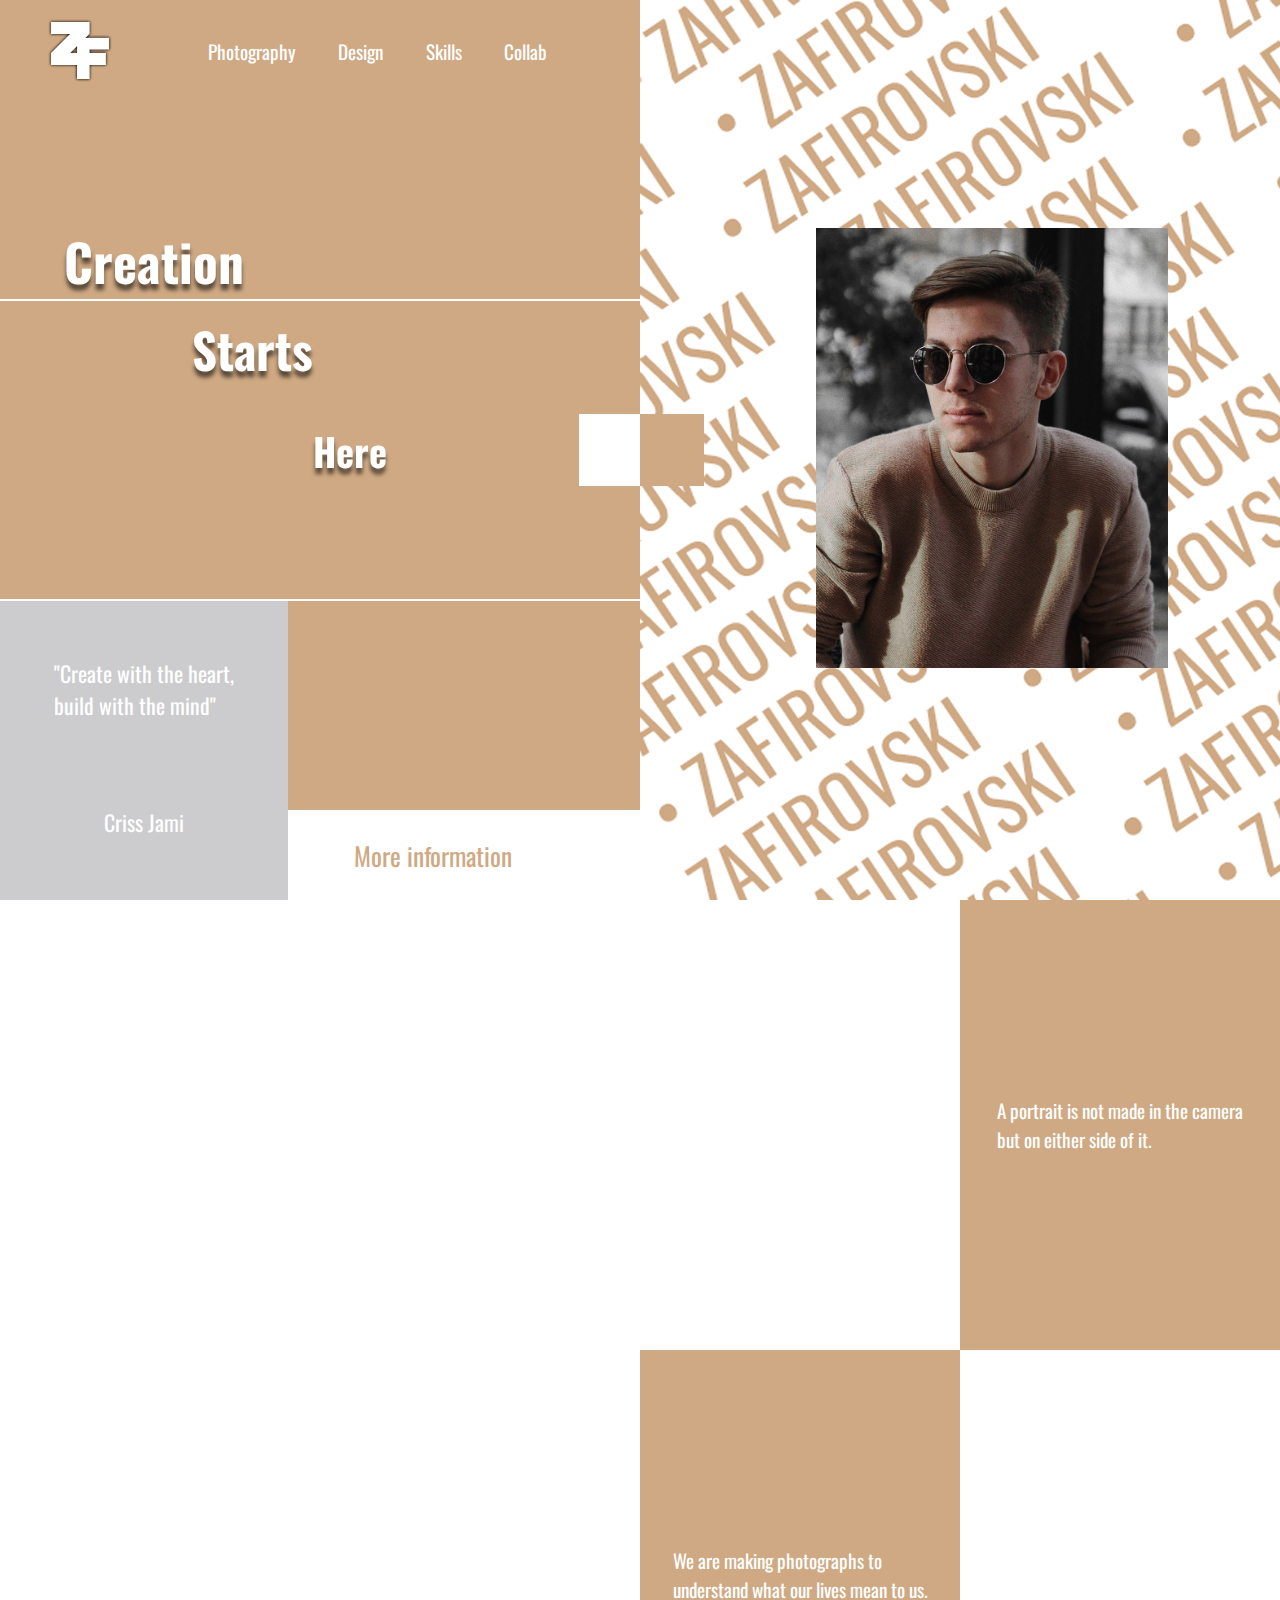
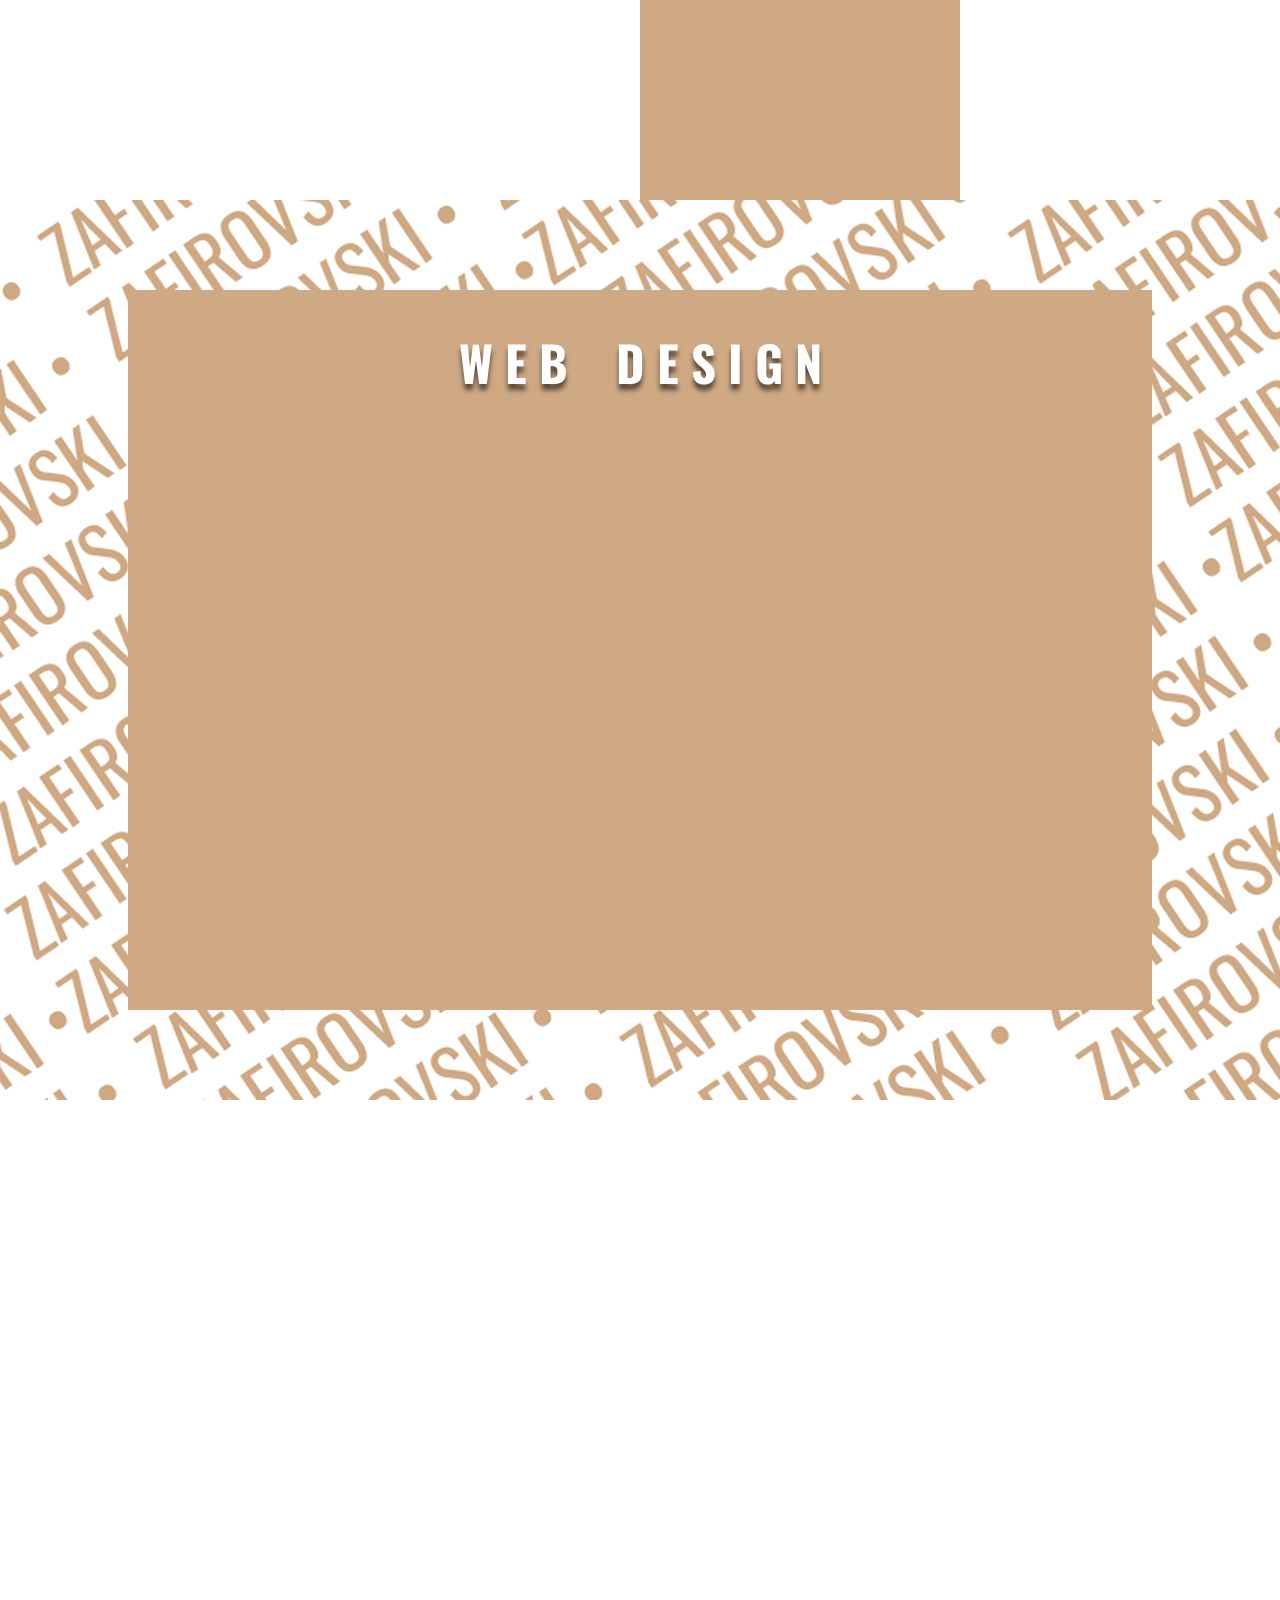
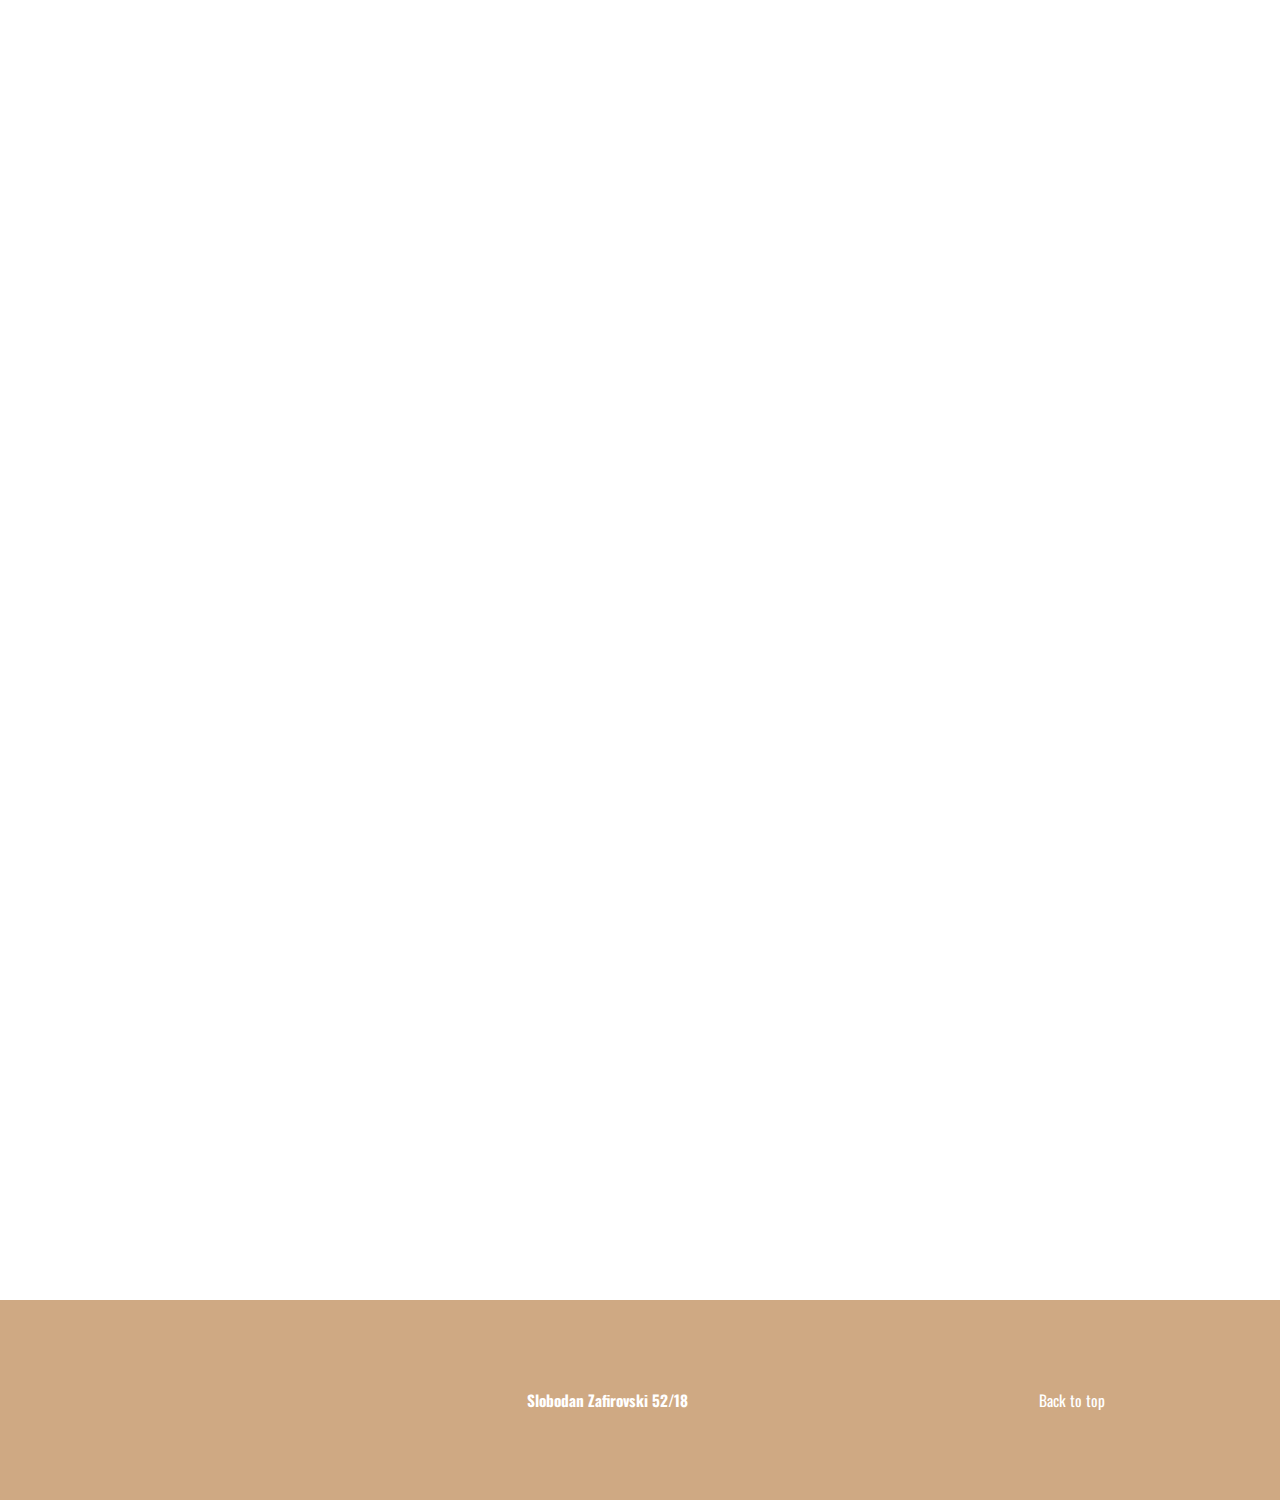
<file: bobiz99.github.io/index.html>
<!DOCTYPE html>
<html lang="en">
<head>
    <meta charset="UTF-8">
    <meta name="viewport" content="width=device-width, initial-scale=1.0">
    <meta http-equiv="X-UA-Compatible" content="ie=edge">
    <meta name="description" content="Creation starts here! Let me make your design!" />
	<meta name="keywords" content="Zafirovski Photo, Photo, Zafirovski, Slobodan Zafirovski, Portrait, Photography, Design, Skills, camera" />
	<meta name="author" content="Slobodan Zafirovski"/>
    <link rel="stylesheet" href="CSS/stylemin.css">
    <link rel="stylesheet" href="CSS/responsivemin.css">
    <link href="https://unpkg.com/aos@2.3.1/dist/aos.css" rel="stylesheet">
    <link rel="shortcut icon" href="images/01nude_dtK_icon.ico">
    <link rel="stylesheet" href="https://use.fontawesome.com/releases/v5.8.2/css/all.css" integrity="sha384-oS3vJWv+0UjzBfQzYUhtDYW+Pj2yciDJxpsK1OYPAYjqT085Qq/1cq5FLXAZQ7Ay" crossorigin="anonymous">
    <script src="https://unpkg.com/aos@2.3.1/dist/aos.js"></script>
    <title>Z A F I R O V S K I</title>
</head>
<body>
    <header>
            <div id="left">
                <div id="top">
                    <div id="toptop">
                        <div id="logo">
                            <img src="images/01white.png" alt="logo">
                        </div>
                        <nav>
                            <ul>
                                <li><a href="#content1">Photography</a></li>
                                <li><a href="#content2">Design</a></li>
                                <li><a href="#content3">Skills</a></li>
                                <li><a href="#contactform">Collab</a></li>
                            </ul>
                        </nav>
                        <i class="fa fa-bars" id="sendvic"></i>
                    </div>
                    <div id="topbottom">
                        <div id="head1" data-aos="fade-right" data-aos-offset="300" data-aos-easing="ease-in-sine" data-aos-duration="500">
                            <h1>Creation</h1>
                        </div>
                    </div>
                </div>
                <div id="center">
                    <div id="head2" data-aos="fade-right" data-aos-offset="300" data-aos-easing="ease-in-sine" data-aos-duration="700">
                            <h1>Starts</h1>
                    </div>
                    <div id="head3" data-aos="fade-right" data-aos-offset="300" data-aos-easing="ease-in-sine" data-aos-duration="900">
                        <h2>Here</h2>
                    </div>
                    <div id="squareleft" data-aos="flip-down" data-aos-duration="700">
                        <a href="https://www.facebook.com/slobodan.zafirovski.7"><i class="fab fa-facebook-square"></i></a>
                    </div>
                </div>
                <div id="bottom">
                    <div id="leftbottom">
                        <p>"Create with the heart,<br> build with the mind"</p>
                        <p>Criss Jami</p>
                    </div>
                    <div id="moreinf">
                        <p>More information</p>
                        <i class="fas fa-arrow-down"></i>
                    </div>
                </div>
            </div>
            <div id="right">
                    <div id="squareright" data-aos="flip-down" data-aos-duration="1000">
                        <a href="https://www.instagram.com/zafirovski.photo/"><i class="fab fa-instagram"></i></a>
                    </div>
                <div id="blokslika" data-aos="fade-left" data-aos-anchor="#example-anchor" data-aos-offset="500" data-aos-duration="500">
                    <img src="images/mojaslika-2.jpg" alt="Ja">
                </div>
            </div>
    </header>
    <div id="content1">
        <div id="leftc1" data-aos="fade">
            <h1>P H O T O G R A P H Y</h1>
            <div id="phototext">
                <p>The picture that you took with your camera is the imagination you want to create with reality! I can freeze your best moments and make beautiful memories! Pictures are best representation of our lifes, that's why u should inquire me right now!</p>
            </div>
        </div>
        <div id="rightc1">
            <div id="righttop">
                <div id="leftphoto" data-aos="fade">
                </div>
                <div id="righttext">
                    <p>A portrait is not made in the camera<br> but on either side of it.</p>
                </div>
            </div>
            <div id="rightbottom">
                 <div id="lefttext">
                    <p>We are making photographs to<br> understand what our lives mean to us.</p>
                </div>
                <div id="rightphoto" data-aos="fade">
        
                </div>
            </div>
        </div>
    </div>
    <div id="content2">
        <div id="mainblock">
            <div id="topc2">
                <h1>W E B &nbsp; &nbsp;D E S I G N</h1>
            </div>
            <div id="bottomc2">
                <div id="bottomblock1" data-aos="fade-right">
                    <a href="https://zafirovski-photo.000webhostapp.com/index.html"><div class="transparentblock">ZAFIROVSKI PHOTO</div></a>
                </div>
                <div id="bottomblock2" data-aos="fade-right">
                    <a href="https://zafirovski-photo.000webhostapp.com/index.html"><div class="transparentblock">PORTFOLIO</div></a>
                </div>
                <div id="bottomblock3" data-aos="fade-right">
                    <h2>Coming Soon!</h2>
                </div>
            </div>
        </div>
    </div>
    <div id="content3">
        <div id="leftc3">
            <div id="lefttopc3" data-aos="fade">
                <h2>E D U C A T I O N</h2>
                <div class="edtext">
                    <h3>ETS "Nikola Tesla"</h3>
                    <p>2014-2018</p>
                    <p>
                        This school gave me a lot of experience in computer science!
                        They have taught me to work in program languages like C, C#.
                        Also I have learnt HTML, CSS, JavaScript enough to make some nice web designs. They have given me knowledge about computer hardware and software.
                    </p>
                </div>
            </div>
            <div id="leftbottomc3" data-aos="fade">
                <div class="edtext">
                    <h3>High ICT College</h3>
                    <p>2018-Present</p>
                    <p>
                        I have started studies on High ICT school in University of Belgrade on October 2018.
                        Here I have to learn program languages as PHP, ASP, Java, C#, C, Javascript...
                        At the moment I am on first year.
                        My goal is to become a full stack web developer and to start working at good company with great team.
                    </p>
                </div>
            </div>
        </div>
        <div id="rightc3" data-aos="fade">
            <h1>M Y &nbsp; &nbsp;S K I L L S</h1>
            <div id="skillbar">
                <h3>HTML5</h3>
                <div class="bar">
                    <div id="html">
                        <p>85%</p>
                    </div>
                </div>
                <h3>CSS3</h3>
                <div class="bar">
                    <div id="css">
                        <p>70%</p>
                    </div>
                </div>
                <h3>JAVASCRIPT</h3>
                <div class="bar">
                    <div id="js">
                        <p>30%</p>
                    </div>
                </div>
                <h3>PHOTOSHOP</h3>
                <div class="bar">
                    <div id="ps">
                        <p>60%</p>
                    </div>
                </div>
                <h3>PHOTOGRAPHY</h3>
                <div class="bar">
                    <div id="ph">
                        <p>75%</p>
                    </div>
                </div>
                <h3>RETOUCHING</h3>
                <div class="bar">
                    <div id="ret">
                        <p>65%</p>
                    </div>
                </div>
            </div>
        </div>
    </div>
    <div id="contactform" data-aos="fade">
        <div id="blockforma">
            <h2>Hire me up!</h2>
            <form action="">
                <input type="text" name="name" id="name" placeholder="Name">
                <input type="text" name="name" id="name" placeholder="Lastname">
                <input type="email" name="name" id="name" placeholder="Email">
                <p>Choose category</p>
                <select name="lista">
                        <option value="photography">Photography</option>
                        <option value="design">Design</option>
                        <option value="webdesign">Web Design</option>
                        <option value="retouching">Retouching</option>
                </select> 
                <textarea name="message" id="message" placeholder="Type message here.."></textarea>
                <button class="btn"><i class="fas fa-paper-plane"></i></button>
            </form>
        </div>
    </div>
    <footer>
        <div id="footleft">
            <a href="https://www.instagram.com/zafirovski.photo/"><i class="fab fa-instagram"></i></a>
            <a href="https://www.facebook.com/slobodan.zafirovski.7"><i class="fab fa-facebook-square"></i></a>
            <a href="sitemap.xml"><i class="fas fa-sitemap"></i></a>
            <a href="CSS/style.scss"><i class="fab fa-sass"></i></a>
        </div>
        <h2><i class="far fa-copyright"></i> Slobodan Zafirovski 52/18</h2>
        <p><a href="#left">Back to top <i class="fas fa-angle-up"></i></a></p>
    </footer>
</body>
<script>
    AOS.init();
  </script>
</html>
</file>
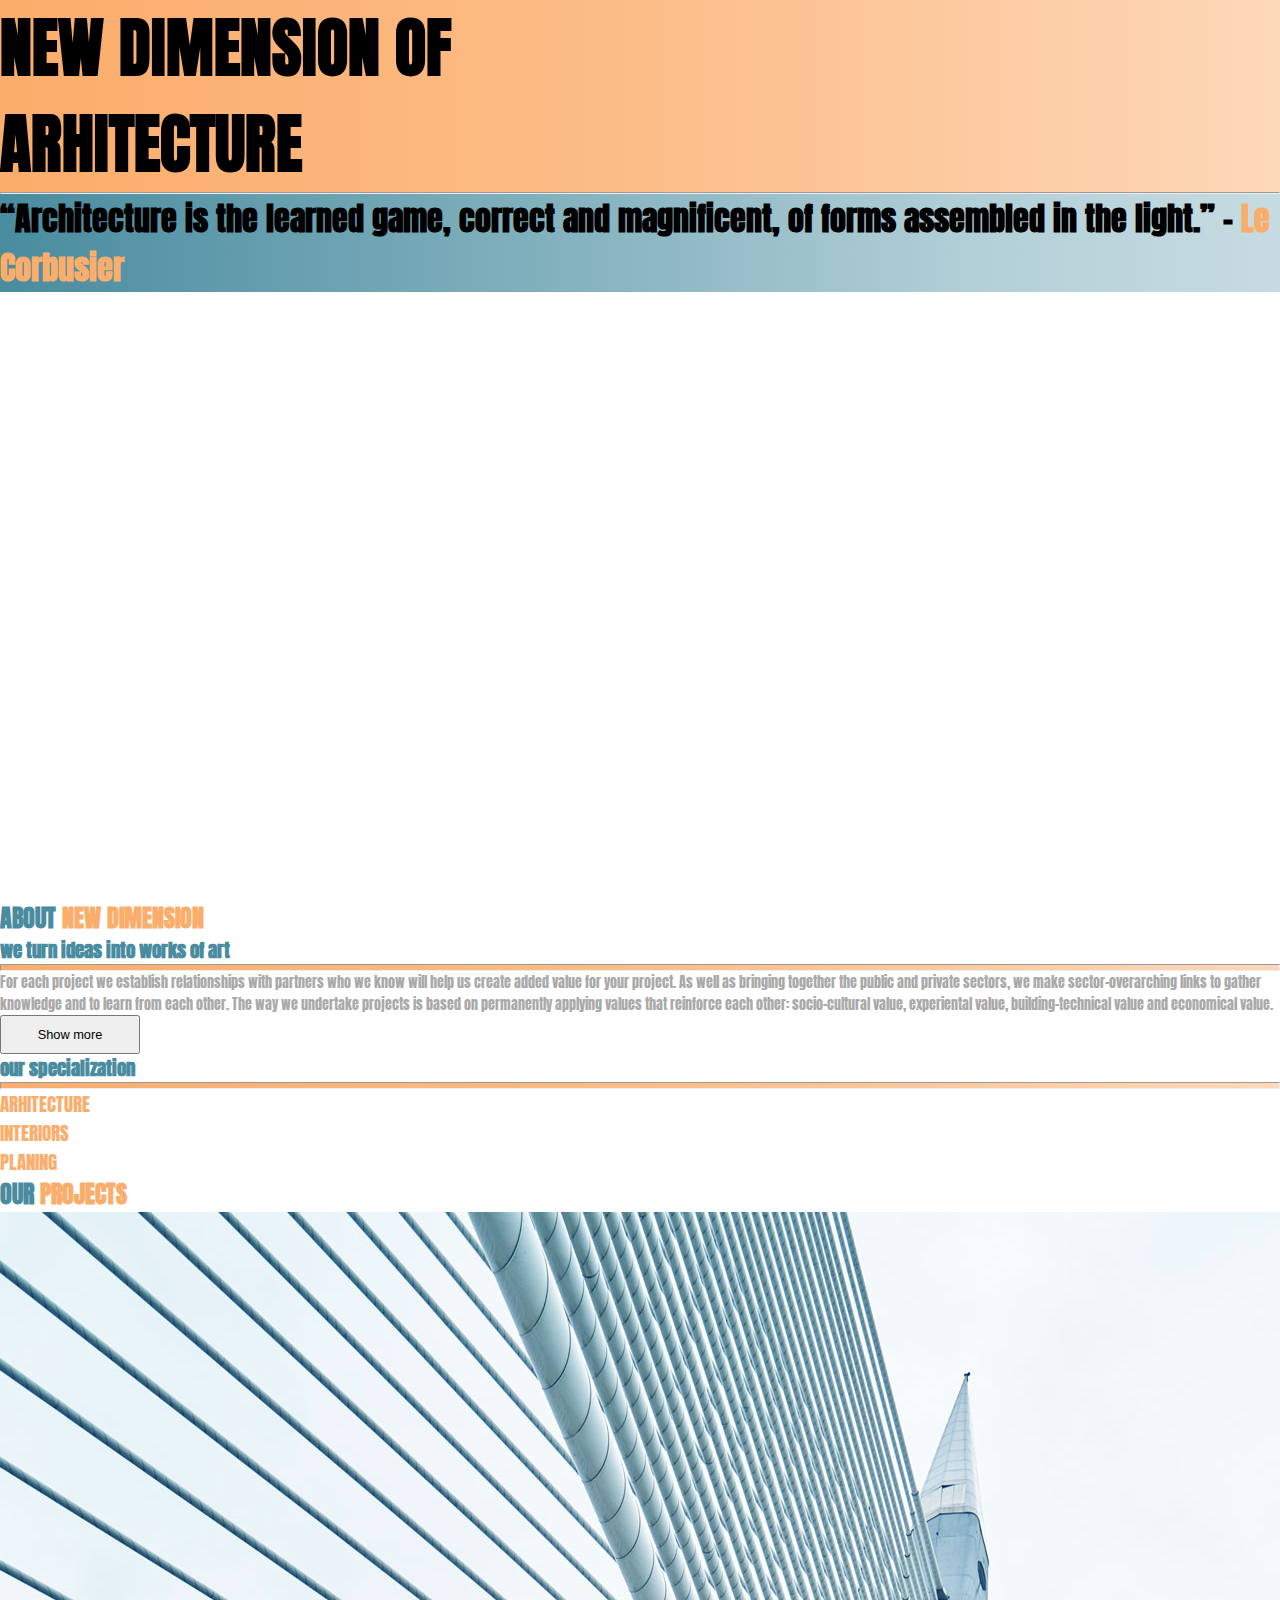
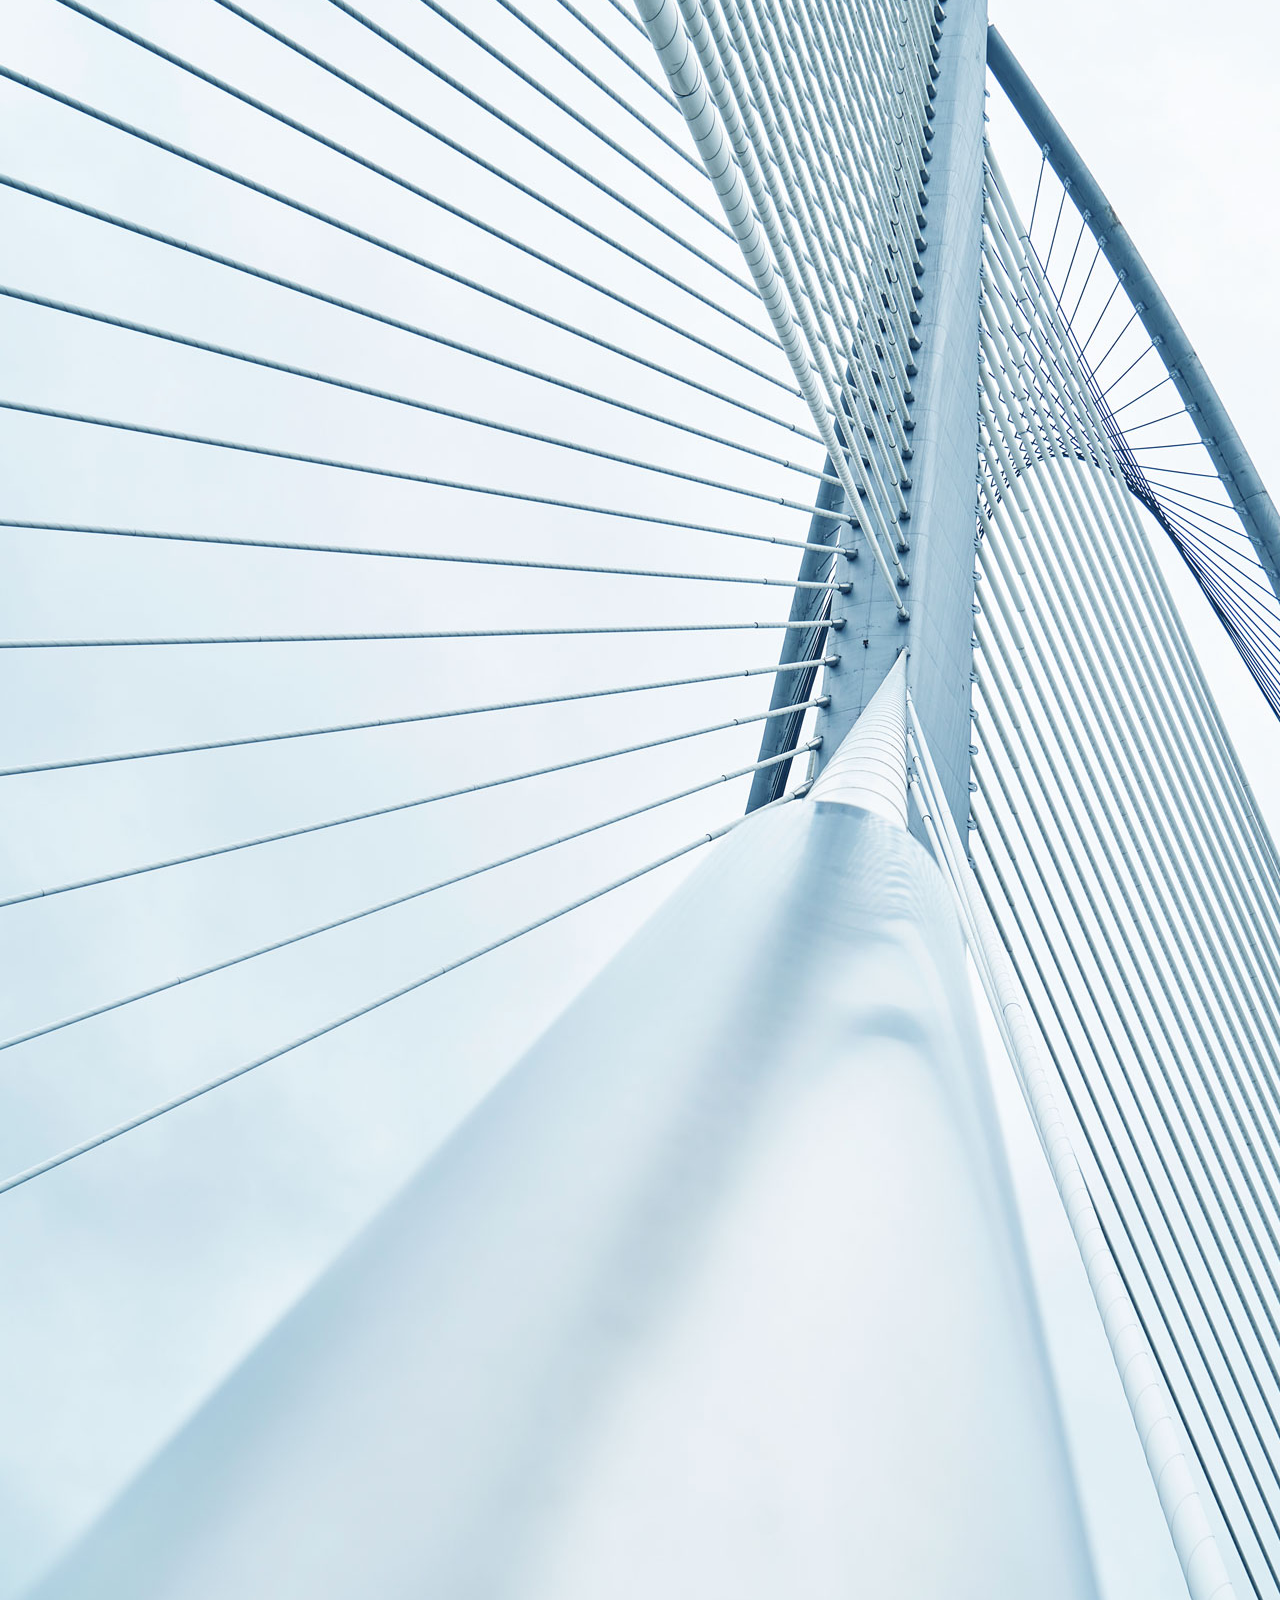
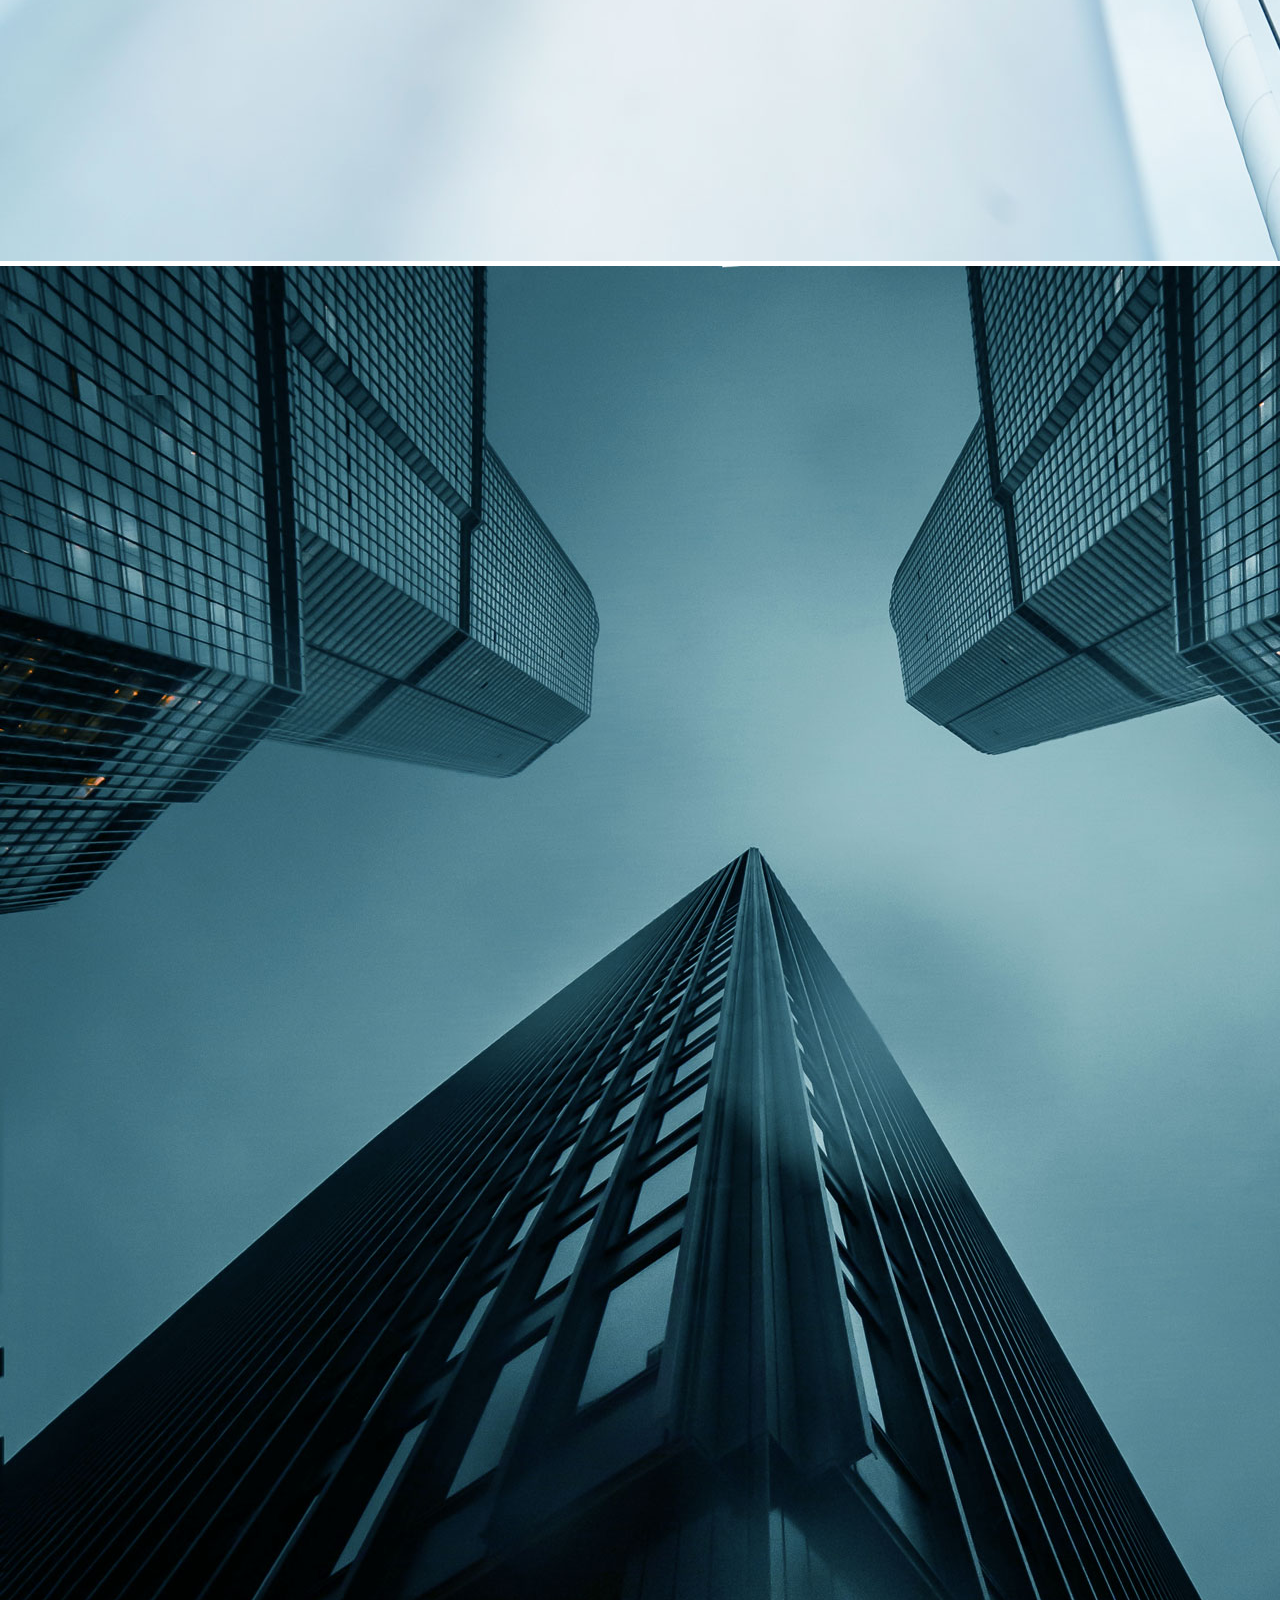
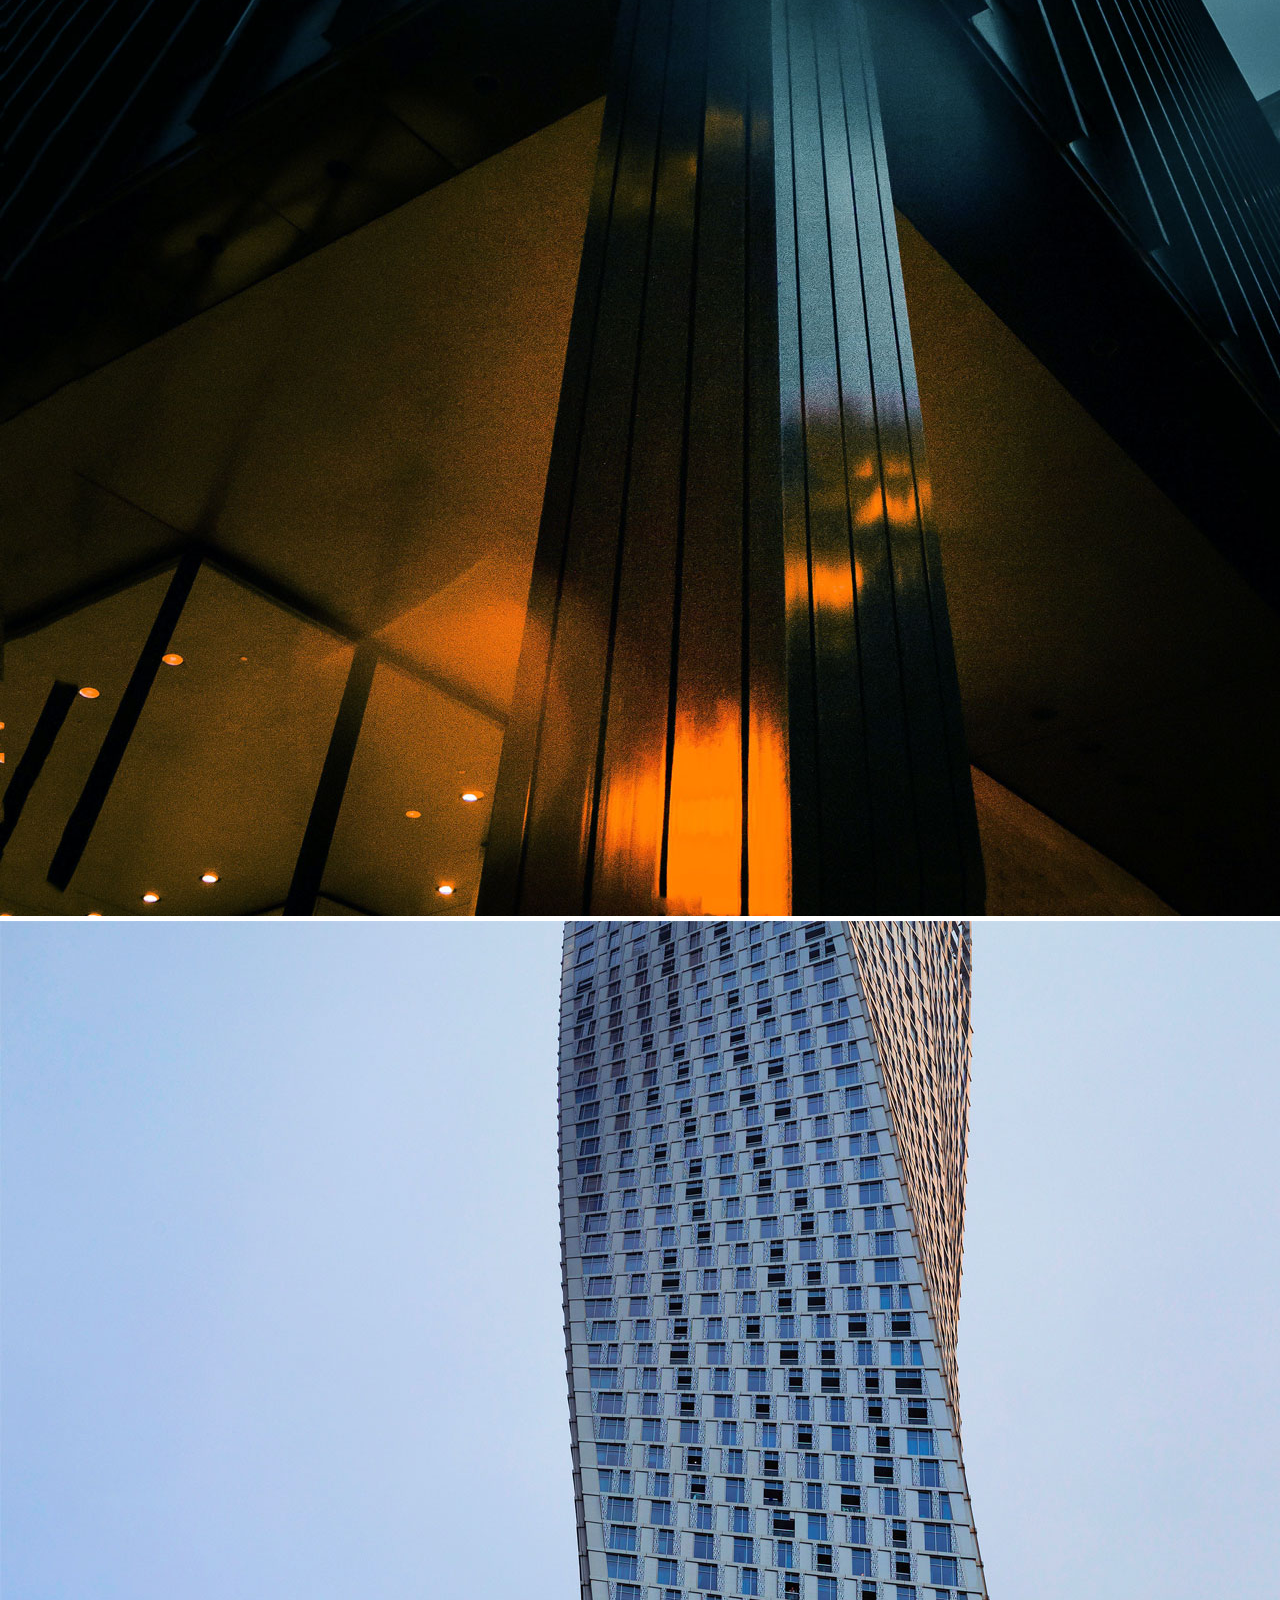
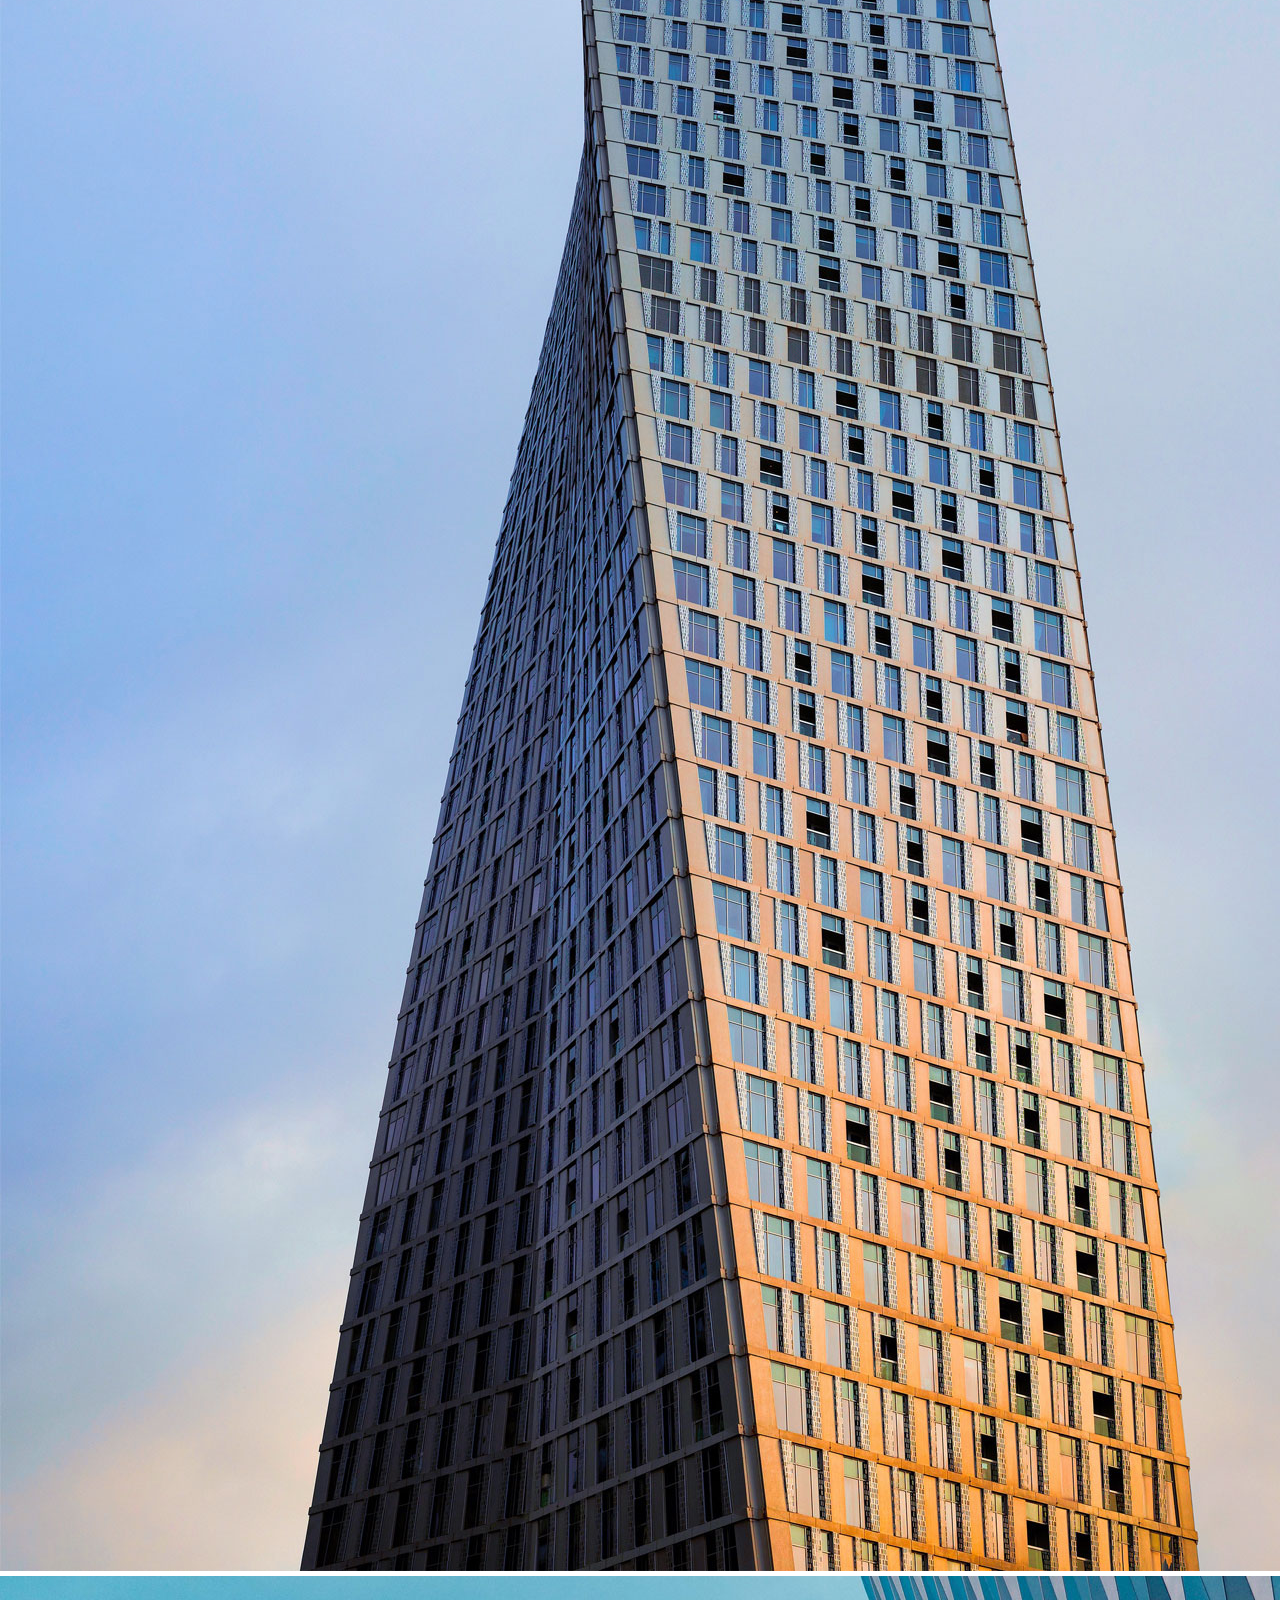
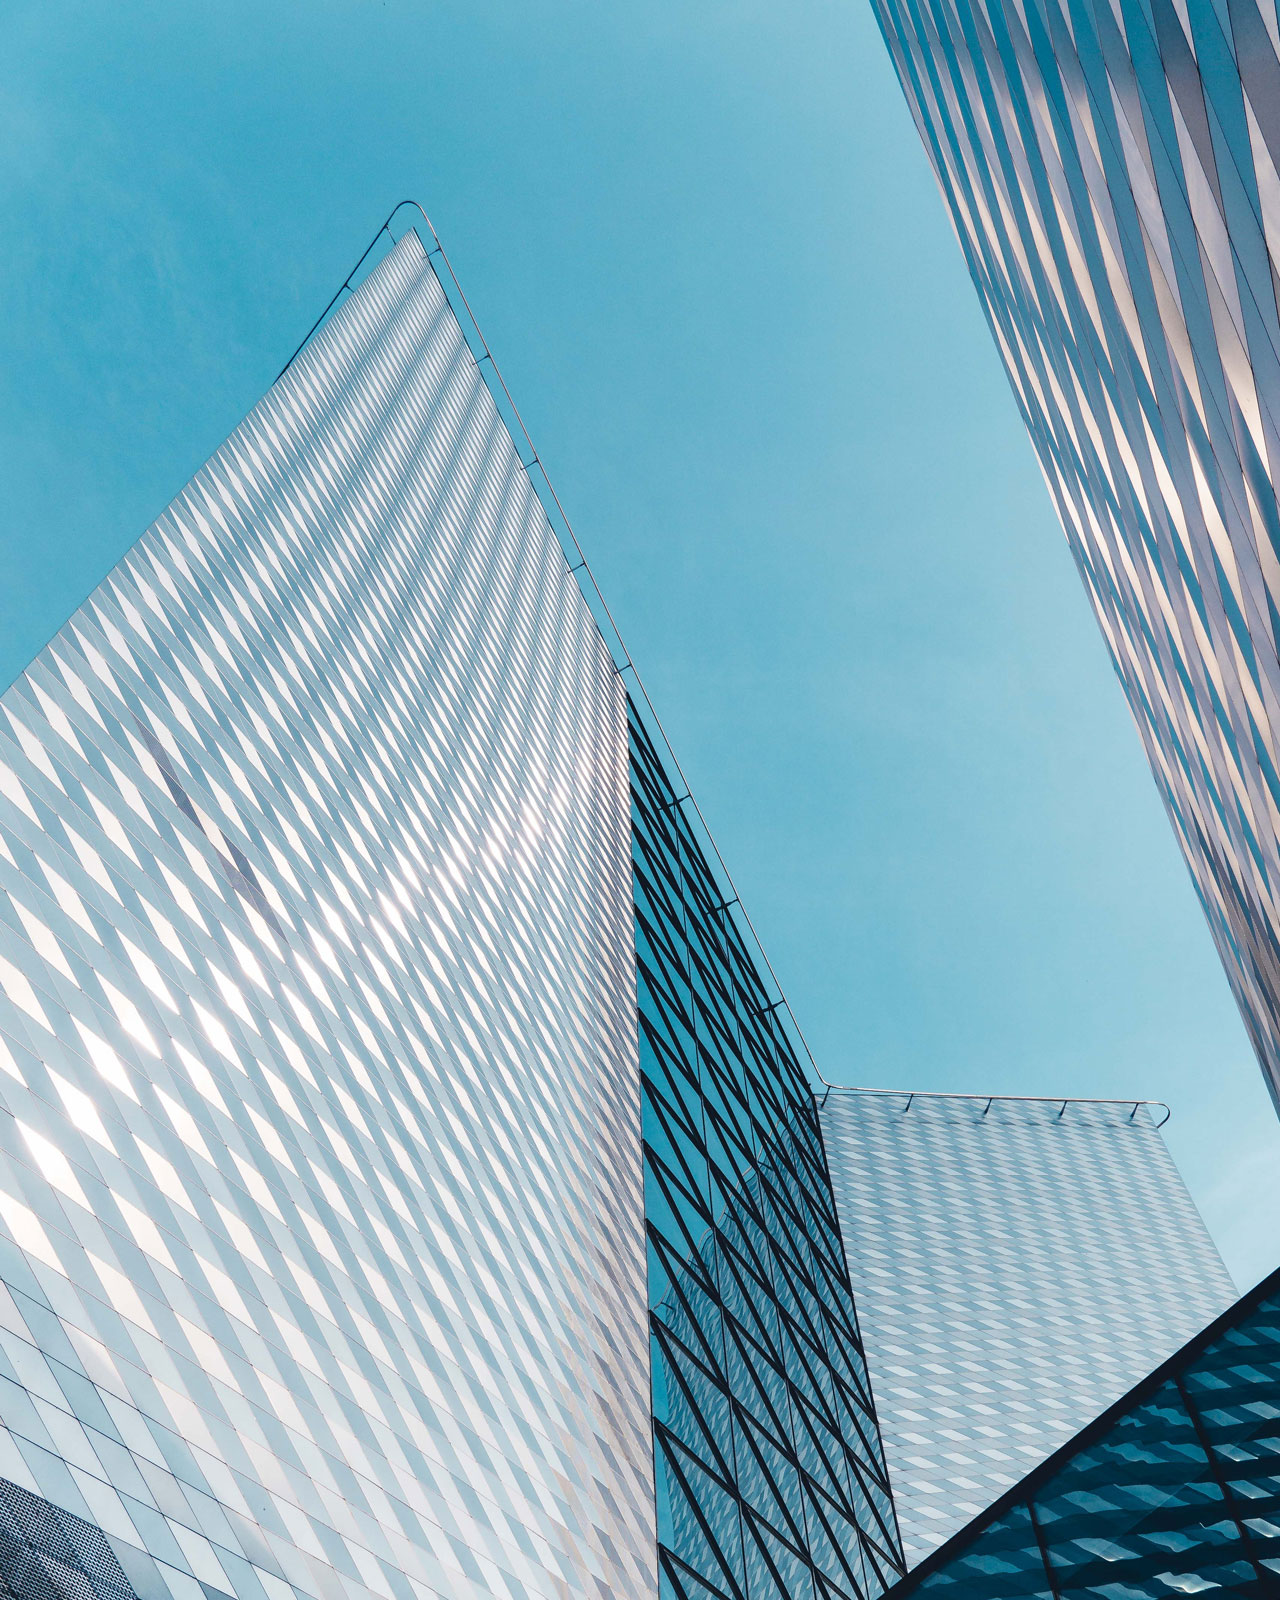
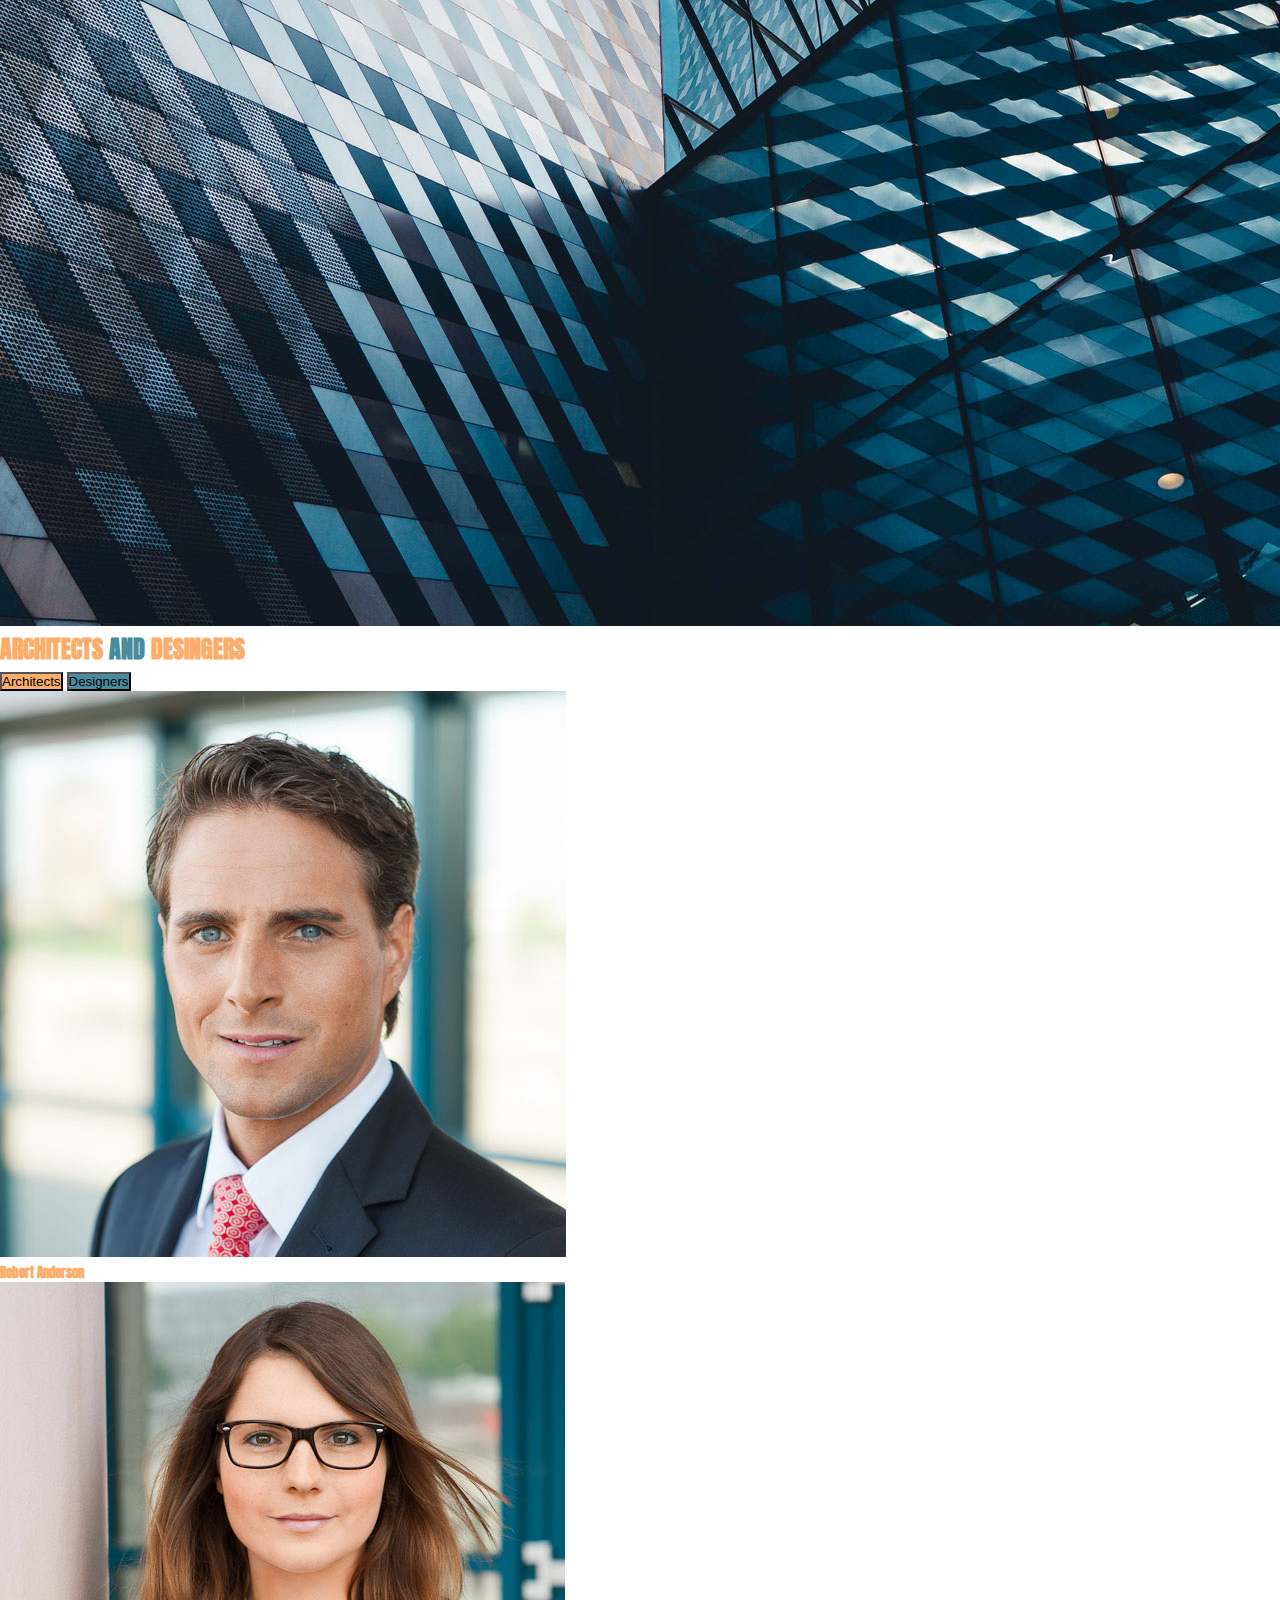
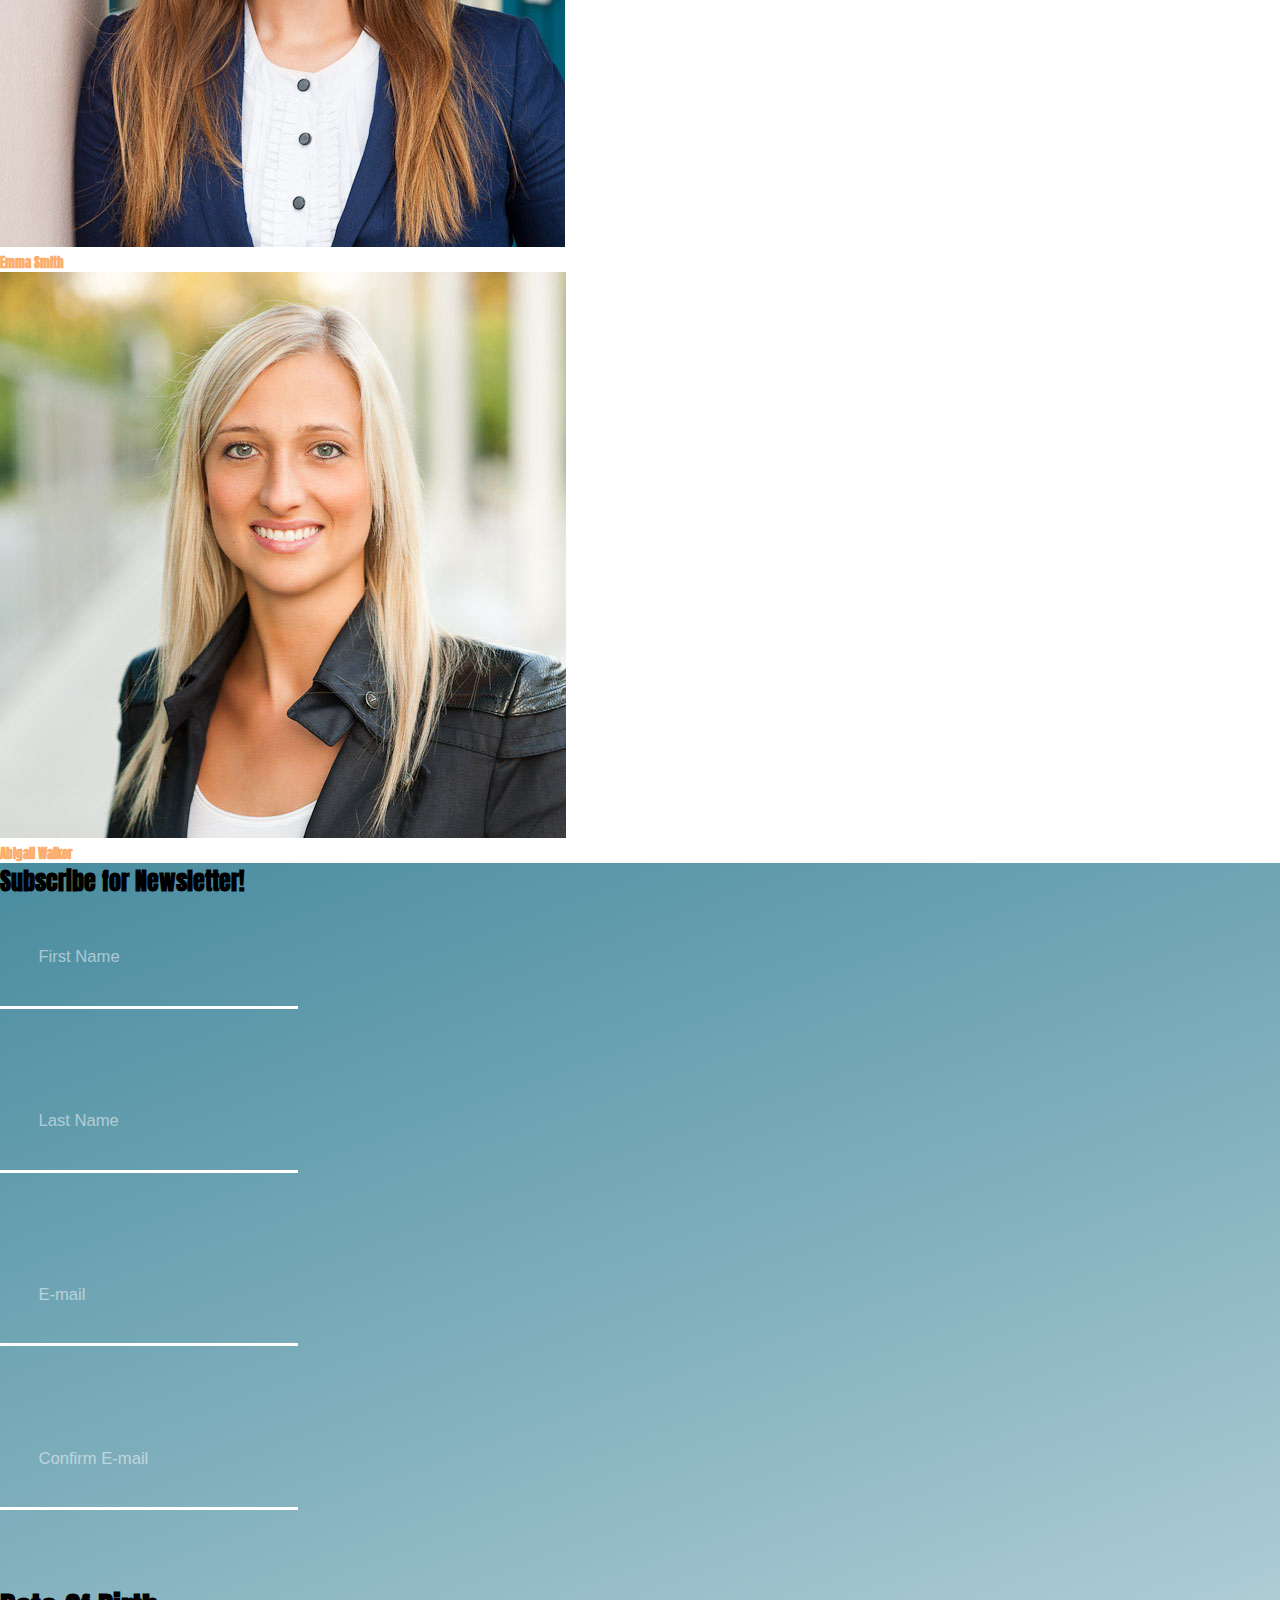
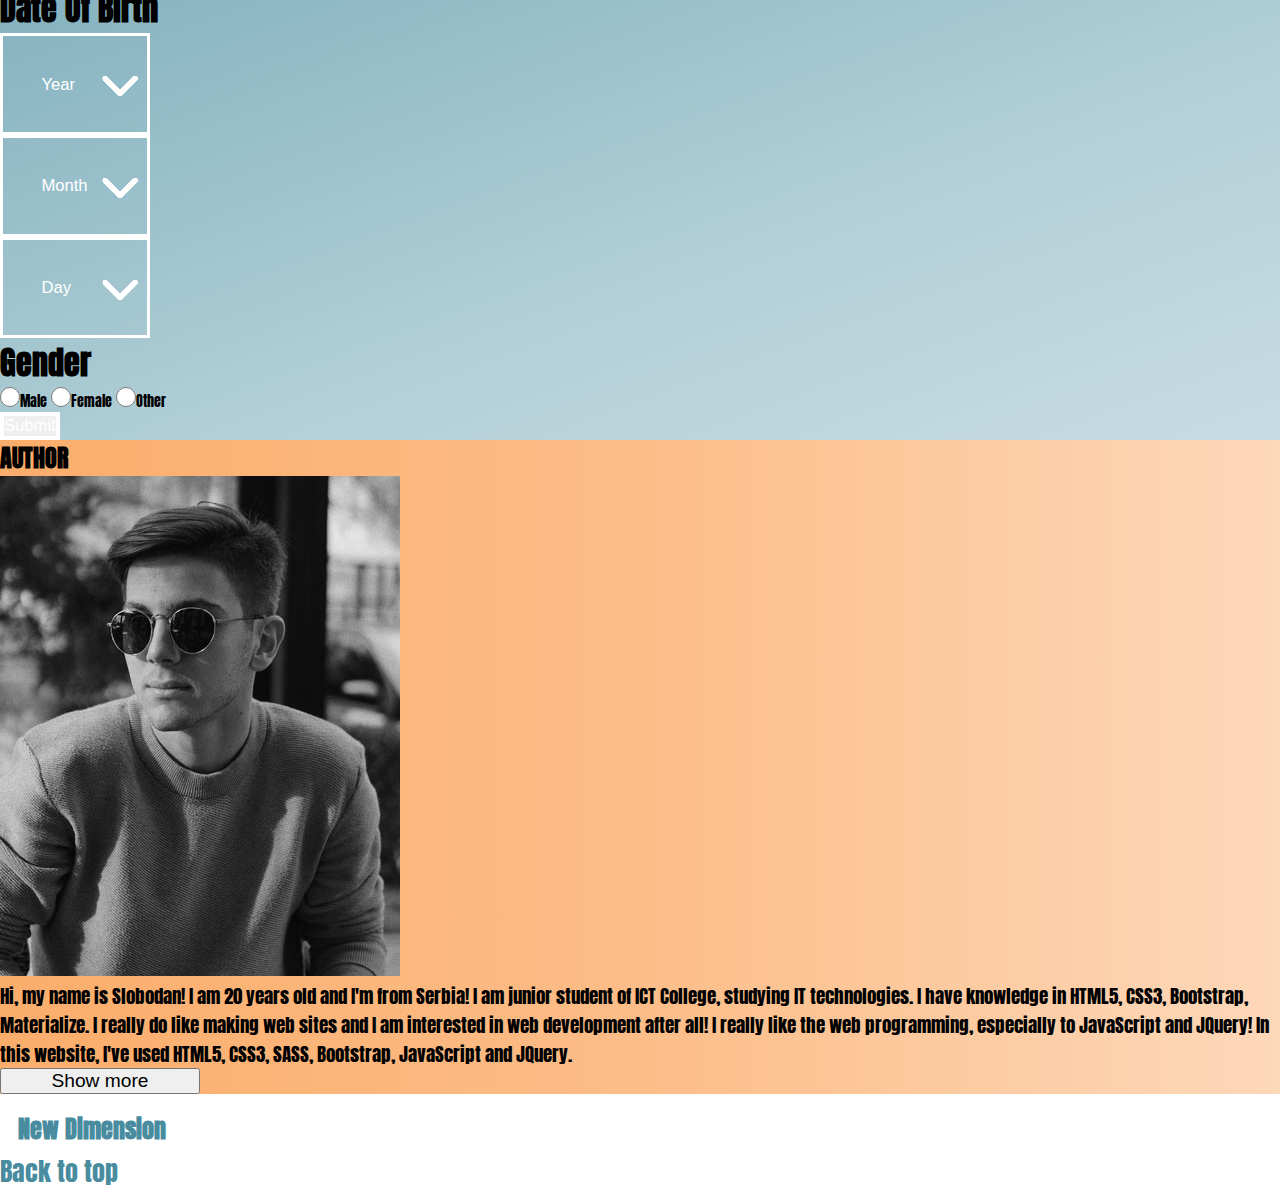
<file: newdimension/index.html>
<!DOCTYPE html>
<html lang="en">
<head>
    <title>New Dimension</title>
    <meta charset="UTF-8">
    <meta name="viewport" content="width=device-width, initial-scale=1.0">
    <meta http-equiv="X-UA-Compatible" content="ie=edge">
    <meta name="description" content="New dimension! Build your enviroment!" />
	<meta name="keywords" content="ARHITECTURE, Architects, New dimension, dimension, new, Designers, projects, architecture, work, works" />
	<meta name="author" content="Slobodan Zafirovski"/>
    <link rel="stylesheet" href="https://stackpath.bootstrapcdn.com/bootstrap/4.4.0/css/bootstrap.min.css" integrity="sha384-SI27wrMjH3ZZ89r4o+fGIJtnzkAnFs3E4qz9DIYioCQ5l9Rd/7UAa8DHcaL8jkWt" crossorigin="anonymous">
    <link rel="stylesheet" href="assets/css/styles.css">
    <link rel="stylesheet" href="assets/css/mediaquerymin.css">
    <link rel="stylesheet" href="https://use.fontawesome.com/releases/v5.8.2/css/all.css" integrity="sha384-oS3vJWv+0UjzBfQzYUhtDYW+Pj2yciDJxpsK1OYPAYjqT085Qq/1cq5FLXAZQ7Ay" crossorigin="anonymous">
    <link rel="shortcut icon" href="assets/images/icon.ico">
    <script src="assets/js/jquery-3.4.1.min.js" type="text/javascript"></script>
    <script src="assets/js/jquery.vanillabox.js" type="text/javascript"></script>
</head>
<body>
    <!--HEADER-->
    <div class="container-fluid fill p-0 m-0 d-lg-flex flex-lg-row flex-md-column" id="pocetna">
        <!--LEVI BLOK-->
        <div class="container-fluid d-flex flex-column  p-0 m-0">
                <!--EKSPANDIRAJUCI MENI-->
                <div class="menu--off" id="menu">
                    <i class="fas fa-arrow-left" id="leftArrow"></i>
                    <div class="container d-flex justify-content-center mt-5" id="nav">
                        <ul>
                            <li><a href="#">Home</a></li>
                            <li><a href="#content1">About Us</a></li>
                            <li><a href="#galerija">Projects</a></li>
                            <li><a href="#radnici">Crew</a></li>
                            <li><a href="#modalBoxForm">Newsletter</a></li>
                            <li><a href="#author">Author</a></li>
                        </ul>
                    </div>
                </div>
                <!--GORNJI LEVI BLOK-->
            <div class="row orangeBgColor p-3 h-50" id="gornjiLeviBlok">
                <div class="container text-white d-flex flex-column justify-content-between">
                    <i class="fas fa-bars" id="bars"></i>
                    <h1 class="display-1">NEW DIMENSION OF <br> ARHITECTURE</h1>
                    <hr class="p-1 bg-light">
                </div>
            </div>
                <!--DONJI LEVI BLOK-->
            <div class="row blueBgColor p-3 h-50" id="donjiLeviBlok">
                <div class="container d-flex align-items-center text-white">
                    <h1>“Architecture is the learned game, correct and magnificent, of forms assembled in the light.”  – <span class="orangeTextColor">Le Corbusier</span></h1>
                </div>
            </div>
        </div>
            <!--DESNI BLOK-->
            <!--SLIDER-->
        <div class="container-fluid p-0 m-0 h-md-100" id="slider">
            <!--SLIDER IZ JS-A-->
        </div>
    </div>
    <!--content1-->
    <div class="container-fluid" id="content1">
        
            <div class="row d-flex justify-content-center">
                <div class="col-12 text-center p-5">
                    <h2 class="display-lg-2 display-3 display-sm-4 p-5"><span class="blueTextColor">ABOUT</span><span class="orangeTextColor"> NEW DIMENSION</span></h2>
                </div>
            </div>
            <div class="row mt-5 p-5" id="aboutBlok">
                <div class="col-1"></div>
                <div class="col-12 col-lg-4 text-left">
                    <h3 class="blueTextColor display-4">we turn ideas into works of art</h3>
                    <hr class="visinaZaHr orangeBgColor">
                        <p class="lightGrayText text-left">For each project we establish relationships with partners who we know will help us create added value for your project. As well as bringing together the public and private sectors, we make sector-overarching links to gather knowledge and to learn from each other. The way we undertake projects is based on permanently applying values that reinforce each other: socio-cultural value, experiental value, building-technical value and economical value.</p>
                        <p id="showMoreTextAbout" class="lightGrayText">We believe that architecture should be integral with its place and that the best buildings allow people to fully experience the light and nature of that place.  Our chief pursuit is a timeless expression of architecture that is appropriate to its users and their purpose, that blends progressive technology with elemental form. </p>
                        <input type="button" class="btn-info mb-5" id="btnPrikaziVise" value="Show more">
                </div>
                <div class="col-lg-2"></div>
                <div class="col-12 col-lg-4 text-left" id="specializationBlok">
                    <h3 class="blueTextColor display-4">our specialization</h3>
                    <hr class="visinaZaHr orangeBgColor">
                    <i class="far fa-building blueTextColor mt-5 mb-2"></i>
                    <p class="mb-5">ARHITECTURE</p>
                    <i class="fas fa-home blueTextColor mb-2"></i>
                    <p class="mb-5">INTERIORS</p>
                    <i class="fas fa-ruler-combined blueTextColor mb-2"></i>
                    <p class="mb-5">PLANING</p>
                </div>
                <div class="col-1"></div>
            </div>
            <div class="row d-flex justify-content-center mt-5">
                <div class="col-12 text-center p-5">
                    <h2 class="display-lg-2 display-3 display-sm-4 p-5"><span class="blueTextColor">OUR</span><span class="orangeTextColor"> PROJECTS</span></h2>
                </div>
            </div>
    </div>
    <!--CONTENT2 GALERIJA-->
    <div class="container-fluid" id="galerija">
        <div class="row" id="mestoZaIspisSlika">
            <!--DINAMICKI ISPIS SLIKA-->
        </div>
    </div>

    <!--RADNICI-->
    <div class="container-fluid" id="radnici">
        <div class="row d-flex justify-content-center mt-5">
            <div class="col-12 text-center p-5">
                <h2 class="display-lg-2 display-3 display-sm-4 p-5"><span class="orangeTextColor">ARCHITECTS</span><span class="blueTextColor"> AND</span><span class="orangeTextColor"> DESINGERS</span></h2>
            </div>
        </div>
        <div class="row mb-5">
            <div class="col-12 d-flex justify-content-center">
                <input type="button" class="btn btn-primary border-0" value="Architects" id="btnArchitects">
                <input type="button" class="btn btn-primary border-0 ml-5" value="Designers" id="btnDesigners">
            </div>
        </div>
        <div class="row mb-5 pb-4" id="blockArchitects">
            <!--DINAMICKI ISPIS ARHITEKTI-->
        </div>
        <div class="row mb-5 pb-4" id="blockDesigners">
            <!--DINAMICKI ISPIS DIZAJNERA-->
        </div>
    </div>
    <!--FORMA-->
    <div class="container-fluid" id="modalBoxForm">
            <div class="container d-flex justify-content-center flex-column">
                <h2 class="text-center mb-5 display-4 text-white mt-5" id="subscribeNaslov">Subscribe for Newsletter!</h2>
                <!--FORMA-->
                <form action="#" class="d-flex align-items-center flex-column">
                    <!--FirstName-->
                     <div class="formElements d-flex flex-lg-row flex-column">
                        <div class="d-flex flex-column">
                            <input type="text" name="firstName" id="firstName" placeholder="First Name">
                            <p class="textUpozorenje" id="firstNameError"></p>
                        </div>
                        <!--LastName-->
                        <div class="d-flex flex-column">
                            <input type="text" class="ml-lg-4" name="lastName" id="lastName" placeholder="Last Name">
                            <p class="textUpozorenje ml-lg-4" id="lastNameError"></p>
                        </div>
                     </div>
                     <!--Email-->
                     <div class="formElements d-flex flex-lg-row flex-column">
                            <div class="d-flex flex-column">
                                <input type="email" name="email" id="email" placeholder="E-mail">
                                <p class="textUpozorenje" id="emailError"></p>
                            </div>
                            <!--EmailConfirm-->
                            <div class="d-flex flex-column">
                                <input type="text" class="ml-lg-4 w-md-100" name="emailConfirm" id="emailConfirm" placeholder="Confirm E-mail">
                                <p class="textUpozorenje ml-lg-4" id="emailConfirmError"></p>
                            </div>
                    </div>
                    <!--DDL GODINE-->
                    <div id="ddlNaslov" class="mb-1 mt-4">
                            <h1 class="text-white mb-5">Date Of Birth</h1>
                        </div>
                        <div id="ddlDatum" class="d-flex flex-lg-row flex-column mb-lg-4">
                            <div id="ddlYear" class="mb-5 mb-lg-0">
                                <!--dinamicko ispisivanje-->
                            </div>
                            <span class="hideError " id="godineError">*</span>
                            <div id="ddlMonth" class="ml-lg-5 ml-0 mb-5 mb-lg-0">
                                <!--dinamicko ispisivanje-->
                            </div>
                            <span class="hideError" id="meseciError">*</span>
                            <div id="ddlDay" class="ml-lg-5 ml-0">
                                <!--dinamicko ispisivanje-->
                            </div>
                            <span class="hideError" id="daniError">*</span>
                        </div>
                        <h1 class="text-white mt-5">Gender</h1>
                        <div id="rbPolovi" class="m-5 text-white d-flex flex-lg-row">
                            <input type="radio" name="Pol" id="polMuski" value="Male"><label for="muskiPol" class="ml-3">Male</label>
                            <input type="radio" name="Pol" id="polZenski" value="Female" class="ml-5"><label for="zenskiPol" class="ml-3">Female</label>
                            <input type="radio" name="Pol" id="polMuski" value="Other" class="ml-5"><label for="drugo" class="ml-3">Other</label>
                        </div>
                        <p class="textUpozorenje ml-4" id="radioButtonError"></p>
                        <button type="button" class="btn btn-outline-secondary mt-5 mb-5" id="submitForme">Submit</i></button>
                </form>
            </div>
        </div>
    <!--AUTOR-->
    <div class="container-fluid orangeBgColor" id="author">
        <div class="row d-flex justify-content-center">
            <div class="col-12 text-center p-5">
               <h2 class="display-lg-2 display-3 display-sm-4 p-5 text-light">AUTHOR</h2>
            </div>
         </div>
         <div class="row mb-5">
            <div class="col-12 d-flex justify-content-center vanillaBoxSlika">
                <a href="assets/images/mojaFotka.jpg"><img src="assets/images/mojaFotka.jpg" alt="Autor Slika" class="img-fluid"></a>
            </div>
         </div>
         <div class="row p-5">
            <div class="col-12">
                <p class="text-center text-light mb-5">
                        Hi, my name is Slobodan!
                        I am 20 years old and I'm from Serbia! I am junior student of ICT College, studying IT technologies. I have knowledge in HTML5, CSS3, Bootstrap, Materialize.
                        I really do like making web sites and I am interested in web development after all! I really like the web programming, especially to JavaScript and JQuery! In this website, I've used HTML5, CSS3, SASS, Bootstrap, JavaScript and JQuery.
                </p>
                <div id="showMoreAuthor">
                    <div class="row text-center">
                        <div class="col-12">
                            <p class="text-center text-light mb-5">My hobies are photography and sport! You can check my portfolio about photography below!</p>
                            <div class="text-center">
                                <a href="facebook.com"><i class="fab fa-facebook-square mr-5"></i></a>
                                <a href="instagram.com"><i class="fab fa-instagram ml-5"></i></a>
                            </div>
                        </div>
                    </div>
                </div>
                <div class="row d-flex justify-content-center mt-5">
                    <input type="button" class="btn-info mb-5" id="btnPrikaziViseAutor" value="Show more">
                </div>
            </div>
         </div>
    </div>
    <footer>
        <div class="container-fluid p-5">
            <div class="row">
                <div class="col-lg-4 col-12 mb-5 mb-lg-0 text-center">
                    <a href="https://www.instagram.com/zafirovski.photo/"><i class="fab fa-instagram"></i></a>
                    <a href="https://www.facebook.com/slobodan.zafirovski.7"><i class="fab fa-facebook-square ml-5"></i></a>
                    <a href="sitemap.xml"><i class="fas fa-sitemap ml-5"></i></a>
                    <a href="dokumentacijaPdf.pdf"><i class="fas fa-file-alt ml-5"></i></a>
                </div>
                <div class="col-lg-4 col-12 mb-5 mb-lg-0 text-center">
                    <h2 class="blueTextColor"><i class="far fa-copyright blueTextColor"></i>&nbsp;&nbsp; New Dimension</h2>
                </div>
                <div class="col-lg-4 col-12 text-center">
                    <a href="#pocetna" id="backToTop">Back to top</a>
                </div>
            </div>
        </div>
    </footer>
    <!--SCRIPT-->
    
	
    <script src="assets/js/main.min.js" type="text/javascript"></script>
</body>

</html>
</file>
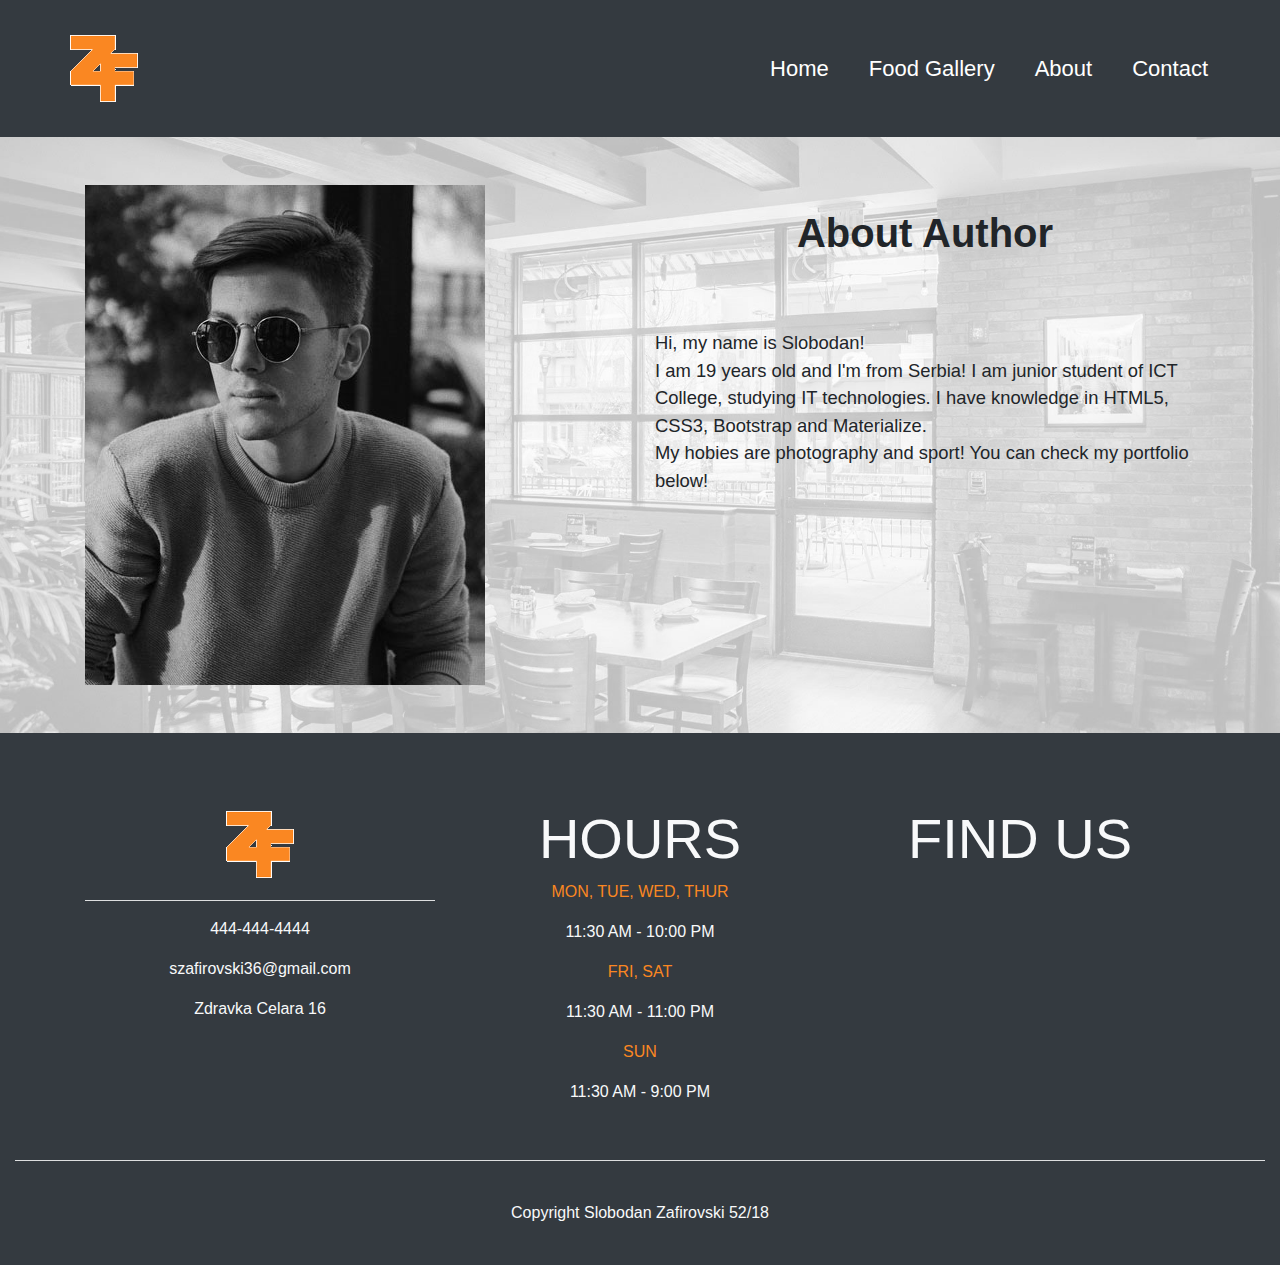
<file: zafirspubandrestaurant/about.html>
<!DOCTYPE html>
<html lang="en">
<head>
    <meta charset="UTF-8">
    <meta name="viewport" content="width=device-width, initial-scale=1.0">
    <meta http-equiv="X-UA-Compatible" content="ie=edge">
    <meta name="description" content="Author is Slobodan Zafirovski, young and talented web designer from Serbia! Studying at ICT College!" />
	<meta name="keywords" content="About, Slobodan, Author, ICT, College" />
	<meta name="author" content="Slobodan Zafirovski"/>
    <title>Zafir's Bar & Restaurant</title>
    <link rel="stylesheet" type="text/css" href="css/bootstrap.min.css"/>
    <link rel="stylesheet" type="text/css" href="css/style.css"/>
    <link rel="shortcut icon" href="images/logo_Ysa_icon.ico">
    <link rel="stylesheet" href="https://use.fontawesome.com/releases/v5.8.2/css/all.css" integrity="sha384-oS3vJWv+0UjzBfQzYUhtDYW+Pj2yciDJxpsK1OYPAYjqT085Qq/1cq5FLXAZQ7Ay" crossorigin="anonymous">
    <script type="text/javascript" src="js/materialize.min.js"></script>
    <script src="js/jquery.min.js"></script>
    <script src="js/bootstrap.min.js"></script>
</head>
<body>
  <!--Navigation-->
  <nav class="navbar navbar-expand-lg pb-4 pt-4 bg-dark bgopacity">
      <a class="navbar-brand pl-lg-5 pl-md-5" href="#">
        <img src="images/logo.png" alt="Logo" class="img-fluid">
      </a>
      <button class="navbar-toggler navbar-light bg-light" type="button" data-toggle="collapse" data-target="#navbarSupportedContent" aria-controls="navbarSupportedContent" aria-expanded="false" aria-label="Toggle navigation">
        <span class="navbar-toggler-icon"></span>
      </button>
    
      <div class="collapse navbar-collapse " id="navbarSupportedContent">
        <ul class="navbar-nav ml-auto pr-lg-5 pr-md-5">
          <li class="nav-item pl-md-4 pl-lg-4 text-center">
            <a class="nav-link" href="index.html">Home <span class="sr-only">(current)</span></a>
          </li>
          <li class="nav-item pl-md-4 pl-lg-4 text-center">
            <a class="nav-link" href="gallery.html">Food Gallery</a>
          </li>
          <li class="nav-item pl-md-4 pl-lg-4 text-center">
              <a class="nav-link" href="about.html">About</a>
            </li>         
            <li class="nav-item pl-md-4 pl-lg-4 text-center">
                <a class="nav-link" href="contact.html">Contact</a>
              </li> 
        </ul>
        
      </div>
    </nav>
    <div class="container-fluid belapozadina p-5">
        <div class="container">
            <div class="row">
                <div class="col-lg-6 col-sm-12 text-center text-lg-left">
                    <img src="images/mojaslika.jpg" alt="mojaprof" class="img-fluid">
                </div>
                <div class="col-lg-6 col-sm-12">
                    <h1 class="text-center my-5 my-lg-4"><b>About Author</b></h1>
                    <br><br>
                    <p class="lead text-center text-lg-left">Hi, my name is Slobodan!<br>I am 19 years old and I'm from Serbia! I am junior student of ICT College, studying IT technologies. I have knowledge in HTML5, CSS3, Bootstrap and Materialize.<br>My hobies are photography and sport! You can check my portfolio below!</p>
                    <br><br>
                    <div class="row d-flex justify-content-between">
                        <a href="https://www.facebook.com/slobodan.zafirovski.7" class="pl-2 display-3"><i class="fab fa-facebook-square"></i></a>
                        <a href="https://www.instagram.com/s_zafirovski/" class="pl-4 display-3"><i class="fab fa-instagram"></i></a>
                        <a href="https://www.linkedin.com/in/slobodan-zafirovski-3a402818a/" class="pl-4 display-3"><i class="fab fa-linkedin"></i></a>
                    </div>
                </div>
            </div>
        </div>
    </div>
        <!--Footer-->
      <footer>
            <div class="container-fluid bg-dark">
              <div class="container">
                <br>
                <br><br>
              <div class="row text-center">
                <div class="col-lg-4 col-sm-12 text-light text-center">
                  <img src="images/logo.png" alt="Logo">
                  <hr class="bg-light">
                  <p>444-444-4444</p>
                  <p>szafirovski36@gmail.com</p>
                  <p>Zdravka Celara 16</p>
                </div>
                <div class="col-lg-4 col-sm-12 text-light text-center">
                    <h6 class="display-4">HOURS</h6>
                    <p class="colororange">MON, TUE, WED, THUR</p>
                    <p>11:30 AM - 10:00 PM</p>
                    <p class="colororange">FRI, SAT</p>
                    <p>11:30 AM - 11:00 PM</p>
                    <p class="colororange">SUN</p>
                    <p>11:30 AM - 9:00 PM</p>
                  </div>
                  <div class="col-lg-4 col-sm-12 text-light text-center">
                      <h6 class="display-4">FIND US</h6>
                        <a href="https://www.facebook.com/" class="pl-2 g"><i class="fab fa-facebook-square"></i></a>
                        <a href="https://www.instagram.com/" class="pl-4 g"><i class="fab fa-instagram"></i></a>
                        <a href="https://twitter.com/home?lang=en" class="pl-4 g"><i class="fab fa-twitter"></i></a>
                    </div>
                  </div>
              </div>
              <div class="row text-center">
                <div class="col-12">
                  <br><hr class="bg-light"><br>
                  <p class="text-light">Copyright Slobodan Zafirovski 52/18</p>
                  <br>
              </div>
              </div>
            </div>
          </footer>
</body>
</html>
</file>
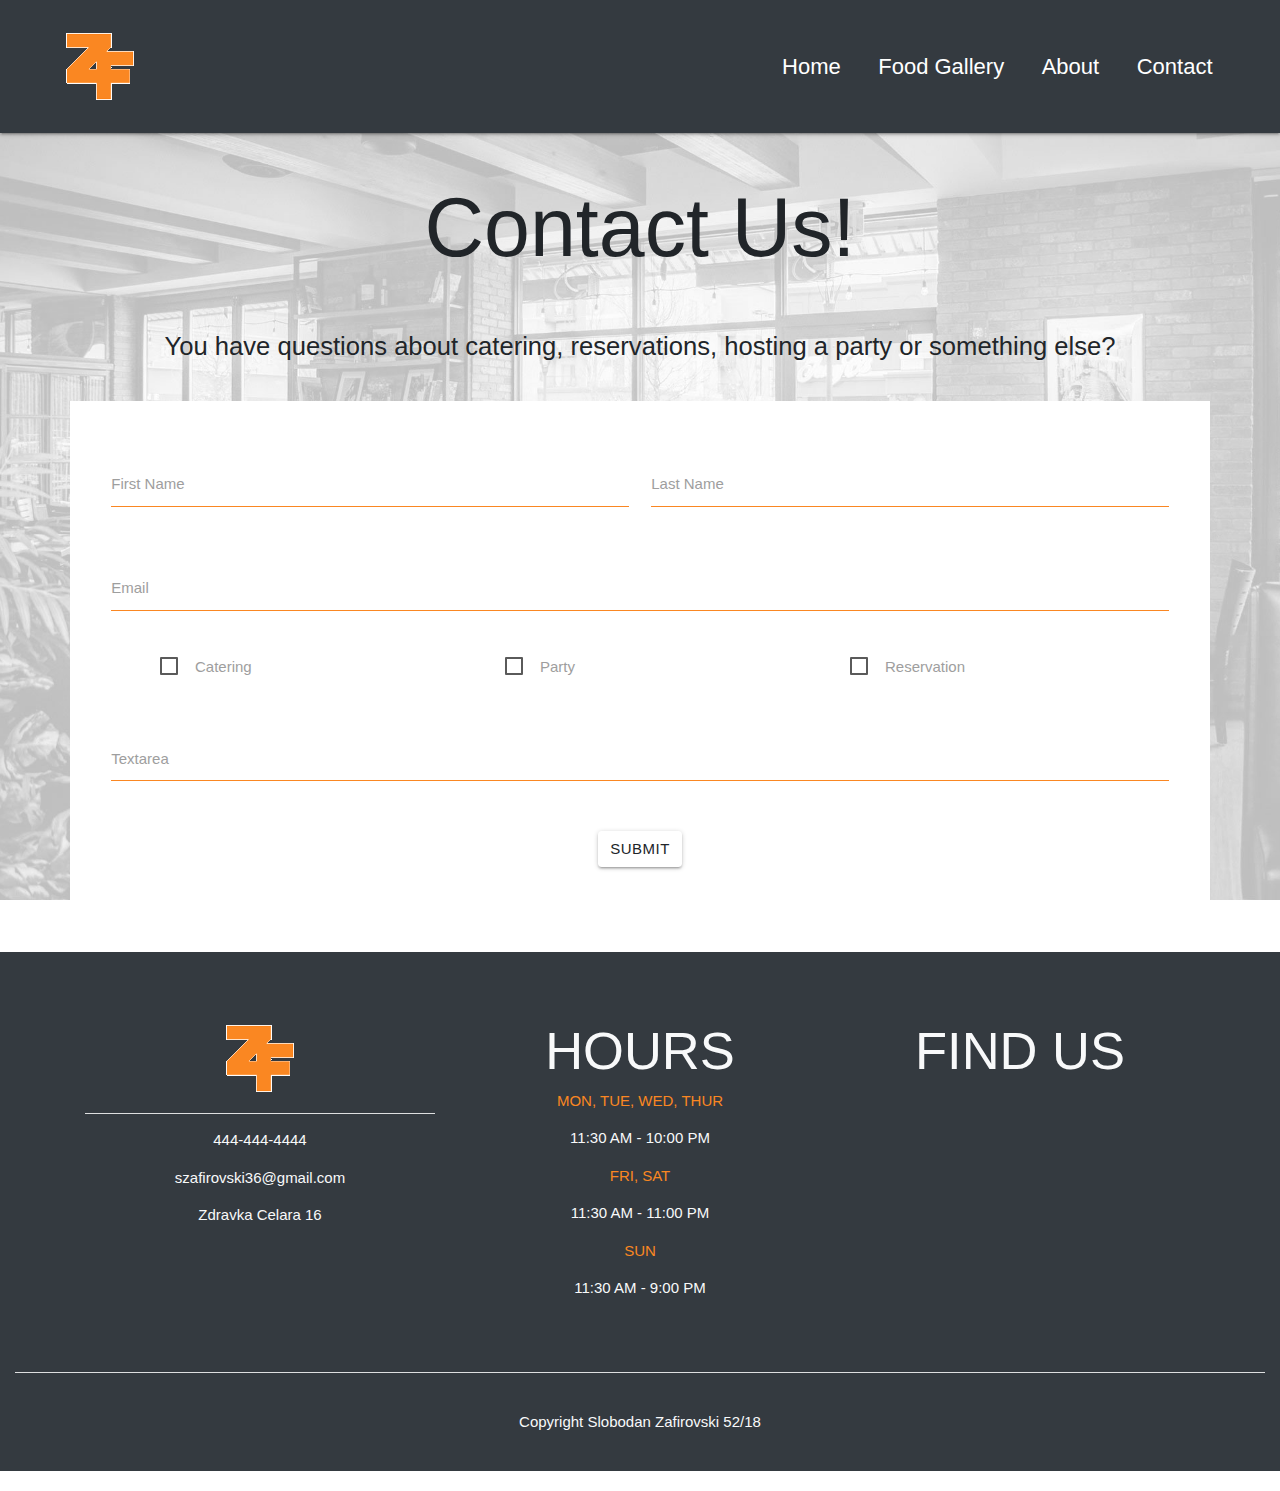
<file: zafirspubandrestaurant/contact.html>
<!DOCTYPE html>
<html lang="en">
<head>
    <meta charset="UTF-8">
    <meta name="viewport" content="width=device-width, initial-scale=1.0">
    <meta http-equiv="X-UA-Compatible" content="ie=edge">
    <meta name="description" content="Contact us! If you want to host a party or make reservation or order catering you are at the right place!" />
	<meta name="keywords" content="contact, contact us, catering, reservations, party" />
	<meta name="author" content="Slobodan Zafirovski"/>
    <title>Zafir's Bar & Restaurant</title>
    <link type="text/css" rel="stylesheet" href="css/materialize.min.css"  media="screen,projection"/>
    <link rel="stylesheet" type="text/css" href="css/bootstrap.min.css"/>
    <link rel="stylesheet" type="text/css" href="css/style.css"/>
    <link rel="shortcut icon" href="images/logo_Ysa_icon.ico">
    <link rel="stylesheet" href="https://use.fontawesome.com/releases/v5.8.2/css/all.css" integrity="sha384-oS3vJWv+0UjzBfQzYUhtDYW+Pj2yciDJxpsK1OYPAYjqT085Qq/1cq5FLXAZQ7Ay" crossorigin="anonymous">
    <script type="text/javascript" src="js/materialize.min.js"></script>
    <script src="js/jquery.min.js"></script>
    <script src="js/bootstrap.min.js"></script>
</head>
<body>
  <!--Navigation-->
  <nav class="navbar navbar-expand-lg pb-4 pt-4 bg-dark bgopacity h-100">
      <a class="navbar-brand pl-lg-5 pl-md-5" href="#">
        <img src="images/logo.png" alt="Logo" class="img-fluid">
      </a>
      <button class="navbar-toggler navbar-light bg-light" type="button" data-toggle="collapse" data-target="#navbarSupportedContent" aria-controls="navbarSupportedContent" aria-expanded="false" aria-label="Toggle navigation">
        <span class="navbar-toggler-icon"></span>
      </button>
    
      <div class="collapse navbar-collapse " id="navbarSupportedContent">
        <ul class="navbar-nav ml-auto pr-lg-5 pr-md-5">
          <li class="nav-item pl-md-4 pl-lg-4 text-center">
            <a class="nav-link" href="index.html">Home <span class="sr-only">(current)</span></a>
          </li>
          <li class="nav-item pl-md-4 pl-lg-4 text-center">
            <a class="nav-link" href="gallery.html">Food Gallery</a>
          </li>
          <li class="nav-item pl-md-4 pl-lg-4 text-center">
              <a class="nav-link" href="about.html">About</a>
            </li>         
            <li class="nav-item pl-md-4 pl-lg-4 text-center">
                <a class="nav-link" href="contact.html">Contact</a>
              </li> 
        </ul>
        
      </div>
    </nav>
    <div class="container-fluid belapozadina h-100">
        <div class="container text-center">
            <div class="row">
                <div class="col-12 mt-5">
                   <h1 class="display-2">Contact Us!</h1> 
                </div>
            </div>
            <div class="row">
                <div class="col-12 mt-4">
                    <p class="fontcontact">You have questions about catering, reservations, hosting a party or something else?</p>
                </div>
            </div>
            <div class="row">
                <div class="col-12 whitebg p-5">
                    <form action="GET">
                            <div class="row">
                                    <div class="input-field col s6">
                                      <input id="first_name" type="text" class="validate">
                                      <label for="first_name">First Name</label>
                                    </div>
                                    <div class="input-field col s6">
                                      <input id="last_name" type="text" class="validate">
                                      <label for="last_name">Last Name</label>
                                    </div>
                                  </div>
                                  <div class="row">
                                    <div class="input-field col s12">
                                      <input id="email" type="email" class="validate">
                                      <label for="email">Email</label>
                                    </div>
                                  </div>
                                  <div class="row d-flex pl-5 text-left">
                                    <div class="col-lg-4 col-12">
                                        <p>
                                            <label>
                                            <input type="checkbox" />
                                            <span>Catering</span>
                                            </label>
                                         </p>
                                        </div>
                                        <div class="col-lg-4 col-12">
                                         <p>
                                            <label>
                                            <input type="checkbox" />
                                            <span>Party</span>
                                            </label>
                                         </p>
                                        </div>
                                        <div class="col-lg-4 col-12">
                                         <p>
                                             <label>
                                            <input type="checkbox" />
                                            <span>Reservation</span>
                                            </label>
                                        </p>
                                      </div>
                                             
                                          
                                    </div>
                                    <div class="row">
                                            <div class="input-field col s12">
                                                    <textarea id="textarea1" class="materialize-textarea"></textarea>
                                                    <label for="textarea1">Textarea</label>
                                                  </div>
                                    </div>
                                    <div class="row d-flex justify-content-center">
                                            <button class="btn waves-effect waves-light" type="submit" name="action">Submit
                                                  </button>
                                    </div>
                    </form>
                </div>
            </div>
        </div>
    </div>
        <!--Footer-->
      <footer>
            <div class="container-fluid bg-dark h-100">
              <div class="container">
                <br>
                <br><br>
              <div class="row text-center">
                <div class="col-lg-4 col-sm-12 text-light text-center">
                  <img src="images/logo.png" alt="Logo">
                  <hr class="bg-light">
                  <p>444-444-4444</p>
                  <p>szafirovski36@gmail.com</p>
                  <p>Zdravka Celara 16</p>
                </div>
                <div class="col-lg-4 col-sm-12 text-light text-center">
                    <h6 class="display-4">HOURS</h6>
                    <p class="colororange">MON, TUE, WED, THUR</p>
                    <p>11:30 AM - 10:00 PM</p>
                    <p class="colororange">FRI, SAT</p>
                    <p>11:30 AM - 11:00 PM</p>
                    <p class="colororange">SUN</p>
                    <p>11:30 AM - 9:00 PM</p>
                  </div>
                  <div class="col-lg-4 col-sm-12 text-light text-center">
                      <h6 class="display-4">FIND US</h6>
                        <a href="https://www.facebook.com/" class="pl-2 g"><i class="fab fa-facebook-square"></i></a>
                        <a href="https://www.instagram.com/" class="pl-4 g"><i class="fab fa-instagram"></i></a>
                        <a href="https://twitter.com/home?lang=en" class="pl-4 g"><i class="fab fa-twitter"></i></a>
                    </div>
                  </div>
              </div>
              <div class="row text-center">
                <div class="col-12">
                  <br><hr class="bg-light"><br>
                  <p class="text-light">Copyright Slobodan Zafirovski 52/18</p>
                  <br>
              </div>
              </div>
            </div>
          </footer>
</body>
</html>
</file>
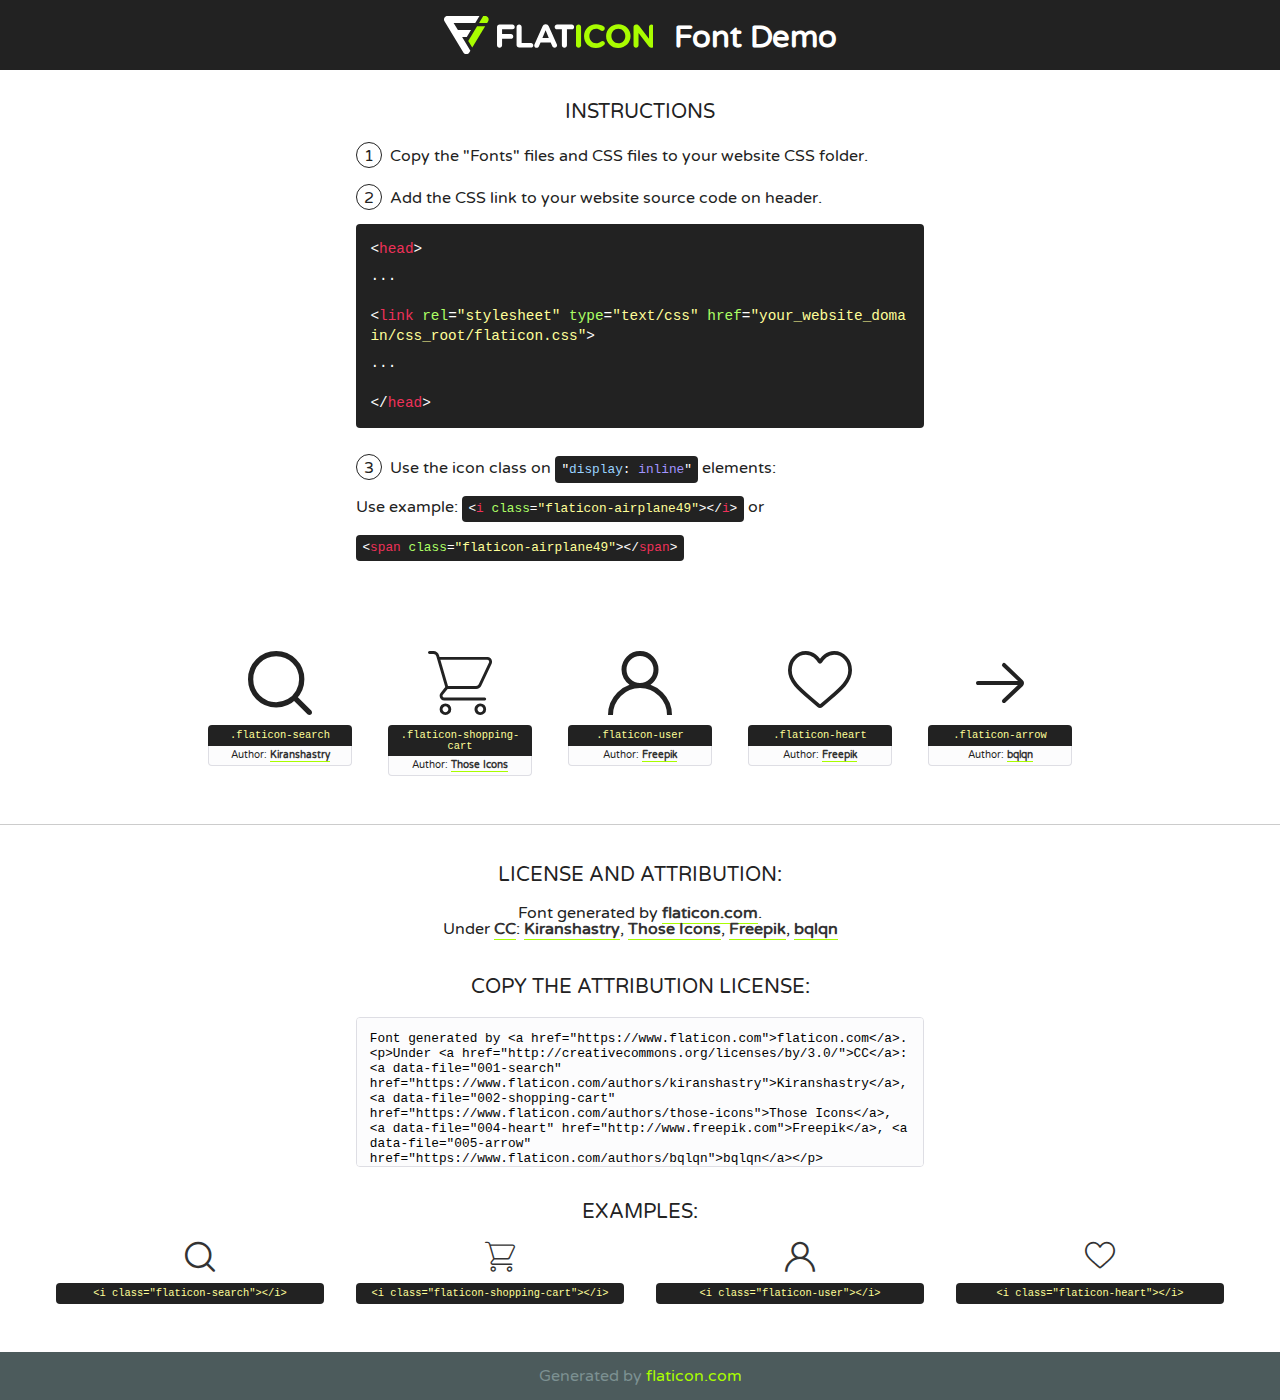
<file: php1Shop/assets/fonts/flaticon.html>
<!DOCTYPE html>
<!--
  Flaticon icon font: Flaticon
  Creation date: 19/04/2020 06:48
-->
<html>
<!DOCTYPE html>
<html>

<head>
    <title>Flaticon WebFont</title>
    <link href="http://fonts.googleapis.com/css?family=Varela+Round" rel="stylesheet" type="text/css" />
    <link rel="stylesheet" type="text/css" href="flaticon.css">
    <meta charset="UTF-8">
    <style>
    html, body, div, span, applet, object, iframe,
    h1, h2, h3, h4, h5, h6, p, blockquote, pre,
    a, abbr, acronym, address, big, cite, code,
    del, dfn, em, img, ins, kbd, q, s, samp,
    small, strike, strong, sub, sup, tt, var,
    b, u, i, center,
    dl, dt, dd, ol, ul, li,
    fieldset, form, label, legend,
    table, caption, tbody, tfoot, thead, tr, th, td,
    article, aside, canvas, details, embed, 
    figure, figcaption, footer, header, hgroup, 
    menu, nav, output, ruby, section, summary,
    time, mark, audio, video {
        margin: 0;
        padding: 0;
        border: 0;
        font-size: 100%;
        font: inherit;
        vertical-align: baseline;
    }
    /* HTML5 display-role reset for older browsers */
    article, aside, details, figcaption, figure, 
    footer, header, hgroup, menu, nav, section {
        display: block;
    }
    body {
        line-height: 1;
    }
    ol, ul {
        list-style: none;
    }
    blockquote, q {
        quotes: none;
    }
    blockquote:before, blockquote:after,
    q:before, q:after {
        content: '';
        content: none;
    }
    table {
        border-collapse: collapse;
        border-spacing: 0;
    }
    body {
        font-family: 'Varela Round', Helvetica, Arial, sans-serif;
        font-size: 16px;
        color: #222;
    }
    a {
        color: #333;
        border-bottom: 1px solid #a9fd00;
        font-weight: bold;
        text-decoration: none;
    }
    * {
        -moz-box-sizing: border-box;
        -webkit-box-sizing: border-box;
        box-sizing: border-box;
        margin: 0;
        padding: 0;
    }
    [class^="flaticon-"]:before, [class*=" flaticon-"]:before, [class^="flaticon-"]:after, [class*=" flaticon-"]:after {
        font-family: Flaticon;
        font-size: 30px;
        font-style: normal;
        margin-left: 20px;
        color: #333;
    }
    .wrapper {
        max-width: 600px;
        margin: auto;
        padding: 0 1em;
    }
    .title {
        font-size: 1.25em;
        text-align: center;
        margin-bottom: 1em;
        text-transform: uppercase;
    }
    header {
        text-align: center;
        background-color: #222;
        color: #fff;
        padding: 1em;
    }
    header .logo {
        width: 210px;
        height: 38px;
        display: inline-block;
        vertical-align: middle;
        margin-right: 1em;
        border: none;
    }
    header strong {
        font-size: 1.95em;
        font-weight: bold;
        vertical-align: middle;
        margin-top: 5px;
        display: inline-block;
    }
    .demo {
        margin: 2em auto;
        line-height: 1.25em;
    }
    .demo ul li {
        margin-bottom: 1em;
    }
    .demo ul li .num {
        color: #222;
        border-radius: 20px;
        display: inline-block;
        width: 26px;
        padding: 3px;
        height: 26px;
        text-align: center;
        margin-right: 0.5em;
        border: 1px solid #222;
    }
    .demo ul li code {
        background-color: #222;
        border-radius: 4px;
        padding: 0.25em 0.5em;
        display: inline-block;
        color: #fff;
        font-family: Consolas,Monaco,Lucida Console,Liberation Mono,DejaVu Sans Mono,Bitstream Vera Sans Mono,Courier New, monospace;
        font-weight: lighter;
        margin-top: 1em;
        font-size: 0.8em;
        word-break: break-all;
    }
    .demo ul li code.big {
        padding: 1em;
        font-size: 0.9em;
    }
    .demo ul li code .red {
        color: #EF3159;
    }
    .demo ul li code .green {
        color: #ACFF65;
    }
    .demo ul li code .yellow {
        color: #FFFF99;
    }
    .demo ul li code .blue {
        color: #99D3FF;
    }
    .demo ul li code .purple {
        color: #A295FF;
    }
    .demo ul li code .dots {
        margin-top: 0.5em;
        display: block;
    }
    #glyphs {
        border-bottom: 1px solid #ccc;
        padding: 2em 0;
        text-align: center;
    }
    .glyph {
        display: inline-block;
        width: 9em;
        margin: 1em;
        text-align: center;
        vertical-align: top;
        background: #FFF;
    }
    .glyph .glyph-icon {
        padding: 10px;
        display: block;
        font-family:"Flaticon";
        font-size: 64px;
        line-height: 1;
    }
    .glyph .glyph-icon:before {
        font-size: 64px;
        color: #222;
        margin-left: 0;
    }
    .class-name {
        font-size: 0.65em;
        background-color: #222;
        color: #fff;
        border-radius: 4px 4px 0 0;
        padding: 0.5em;
        color: #FFFF99;
        font-family: Consolas,Monaco,Lucida Console,Liberation Mono,DejaVu Sans Mono,Bitstream Vera Sans Mono,Courier New, monospace;
    }
    .author-name {
        font-size: 0.6em;
        background-color: #fcfcfd;
        border: 1px solid #DEDEE4;
        border-top: 0;
        border-radius: 0 0 4px 4px;
        padding: 0.5em;
    }
    .class-name:last-child {
        font-size: 10px;
        color:#888;
    }
    .class-name:last-child a {
        font-size: 10px;
        color:#555;
    }
    .class-name:last-child a:hover {
        color:#a9fd00;
    }
    .glyph > input {
        display: block;
        width: 100px;
        margin: 5px auto;
        text-align: center;
        font-size: 12px;
        cursor: text;
    }
    .glyph > input.icon-input {
        font-family:"Flaticon";
        font-size: 16px;
        margin-bottom: 10px;
    }
    .attribution .title {
        margin-top: 2em;
    }
    .attribution textarea {
        background-color: #fcfcfd;
        padding: 1em;
        border: none;
        box-shadow: none;
        border: 1px solid #DEDEE4;
        border-radius: 4px;
        resize: none;
        width: 100%;
        height: 150px;
        font-size: 0.8em;
        font-family: Consolas,Monaco,Lucida Console,Liberation Mono,DejaVu Sans Mono,Bitstream Vera Sans Mono,Courier New, monospace;
        -webkit-appearance: none;
    }
    .iconsuse {
        margin: 2em auto;
        text-align: center;
        max-width: 1200px;
    }
    .iconsuse:after {
        content: '';
        display: table;
        clear: both;
    }
    .iconsuse .image {
        float: left;
        width: 25%;
        padding: 0 1em;
    }
    .iconsuse .image p {
        margin-bottom: 1em;
    }
    .iconsuse .image span {
        display: block;
        font-size: 0.65em;
        background-color: #222;
        color: #fff;
        border-radius: 4px;
        padding: 0.5em;
        color: #FFFF99;
        margin-top: 1em;
        font-family: Consolas,Monaco,Lucida Console,Liberation Mono,DejaVu Sans Mono,Bitstream Vera Sans Mono,Courier New, monospace;
    }
    #footer {
        text-align: center;
        background-color: #4C5B5C;
        color: #7c9192;
        padding: 1em;
    }
    #footer a {
        border: none;
        color: #a9fd00;
        font-weight: normal;
    }
    @media (max-width: 960px) {
        .iconsuse .image {
            width: 50%;
        }
    }
    @media (max-width: 560px) {
        .iconsuse .image {
            width: 100%;
        }
    }
    </style>
</head>

<body class="characters-off">

    <header>
        <a href="https://www.flaticon.com" target="_blank" class="logo">
            <svg version="1.1" xmlns="http://www.w3.org/2000/svg" xmlns:xlink="http://www.w3.org/1999/xlink" xmlns:a="http://ns.adobe.com/AdobeSVGViewerExtensions/3.0/" viewBox="0 0 560.875 102.036" enable-background="new 0 0 560.875 102.036" xml:space="preserve">
                <defs>
                </defs>
                <g>
                    <g class="letters">
                        <path fill="#ffffff" d="M141.596,29.675c0-3.777,2.985-6.767,6.764-6.767h34.438c3.426,0,6.15,2.728,6.15,6.15
                        c0,3.43-2.724,6.149-6.15,6.149h-27.674v13.091h23.719c3.429,0,6.151,2.724,6.151,6.15c0,3.43-2.723,6.149-6.151,6.149h-23.719
                        v17.574c0,3.773-2.986,6.761-6.764,6.761c-3.779,0-6.764-2.989-6.764-6.761V29.675z"></path>
                        <path fill="#ffffff" d="M193.844,29.149c0-3.781,2.985-6.767,6.764-6.767c3.776,0,6.763,2.985,6.763,6.767v42.957h25.039
                        c3.426,0,6.149,2.726,6.149,6.153c0,3.425-2.723,6.15-6.149,6.15h-31.802c-3.779,0-6.764-2.986-6.764-6.768V29.149z"></path>
                        <path fill="#ffffff" d="M241.891,75.71l21.438-48.407c1.492-3.341,4.215-5.357,7.906-5.357h0.792
                        c3.686,0,6.323,2.017,7.815,5.357l21.439,48.407c0.436,0.967,0.701,1.845,0.701,2.723c0,3.602-2.809,6.501-6.414,6.501
                        c-3.161,0-5.269-1.845-6.499-4.655l-4.132-9.661h-27.059l-4.301,10.102c-1.144,2.631-3.426,4.214-6.237,4.214
                        c-3.517,0-6.24-2.81-6.24-6.325C241.1,77.64,241.451,76.677,241.891,75.71z M279.932,58.666l-8.521-20.297l-8.526,20.297H279.932
                        z"></path>
                        <path fill="#ffffff" d="M314.864,35.387H301.86c-3.429,0-6.239-2.813-6.239-6.238c0-3.429,2.811-6.24,6.239-6.24h39.533
                        c3.426,0,6.237,2.811,6.237,6.24c0,3.425-2.811,6.238-6.237,6.238h-13.001v42.785c0,3.773-2.99,6.761-6.764,6.761
                        c-3.779,0-6.764-2.989-6.764-6.761V35.387z"></path>
                        <path fill="#A9FD00" d="M352.615,29.149c0-3.781,2.985-6.767,6.767-6.767c3.774,0,6.761,2.985,6.761,6.767v49.024
                        c0,3.773-2.987,6.761-6.761,6.761c-3.781,0-6.767-2.989-6.767-6.761V29.149z"></path>
                        <path fill="#A9FD00" d="M374.132,53.836v-0.179c0-17.481,13.178-31.801,32.065-31.801c9.22,0,15.459,2.458,20.557,6.238
                        c1.402,1.054,2.637,2.985,2.637,5.357c0,3.692-2.985,6.59-6.681,6.59c-1.845,0-3.071-0.702-4.044-1.319
                        c-3.776-2.813-7.729-4.393-12.562-4.393c-10.364,0-17.831,8.611-17.831,19.154v0.173c0,10.542,7.291,19.329,17.831,19.329
                        c5.715,0,9.492-1.756,13.359-4.834c1.049-0.874,2.458-1.491,4.039-1.491c3.429,0,6.325,2.813,6.325,6.236
                        c0,2.106-1.056,3.78-2.282,4.834c-5.539,4.834-12.036,7.733-21.878,7.733C387.572,85.464,374.132,71.493,374.132,53.836z"></path>
                        <path fill="#A9FD00" d="M433.009,53.836v-0.179c0-17.481,13.79-31.801,32.766-31.801c18.981,0,32.592,14.143,32.592,31.628v0.173
                        c0,17.483-13.785,31.807-32.769,31.807C446.625,85.464,433.009,71.32,433.009,53.836z M484.224,53.836v-0.179
                        c0-10.539-7.725-19.326-18.626-19.326c-10.893,0-18.449,8.611-18.449,19.154v0.173c0,10.542,7.73,19.329,18.626,19.329
                        C476.676,72.986,484.224,64.378,484.224,53.836z"></path>
                        <path fill="#A9FD00" d="M506.233,29.321c0-3.774,2.99-6.763,6.767-6.763h1.401c3.252,0,5.183,1.583,7.029,3.953l26.093,34.265
                        V29.059c0-3.692,2.99-6.677,6.681-6.677c3.683,0,6.671,2.985,6.671,6.677v48.934c0,3.78-2.987,6.765-6.764,6.765h-0.436
                        c-3.257,0-5.188-1.581-7.034-3.953l-27.056-35.492v32.944c0,3.687-2.985,6.676-6.678,6.676c-3.683,0-6.673-2.989-6.673-6.676
                        V29.321z"></path>
                    </g>
                    <g class="insignia">
                        <path fill="#ffffff" d="M48.372,56.137h12.517l11.156-18.537H37.186L25.688,18.539h57.825L94.668,0H9.271
                        C5.925,0,2.842,1.801,1.198,4.716c-1.644,2.907-1.593,6.482,0.134,9.343l50.38,83.501c1.678,2.781,4.689,4.476,7.938,4.476
                        c3.246,0,6.257-1.695,7.935-4.476l2.898-4.804L48.372,56.137z"></path>
                        <g class="i">
                            <path fill="#A9FD00" d="M93.575,18.539h0.031v0.004l21.652,0.004l2.705-4.488c1.727-2.861,1.778-6.436,0.133-9.343
                            C116.454,1.801,113.371,0,110.026,0h-5.294L93.575,18.539z"></path>
                            <polygon fill="#A9FD00" points="88.291,27.356 64.725,66.486 75.519,84.404 109.942,27.356"></polygon>
                        </g>
                    </g>
                </g>
            </svg>
        </a>
        <strong>Font Demo</strong>
    </header>


    <section class="demo wrapper">

        <p class="title">Instructions</p>

        <ul>
            <li>
                <span class="num">1</span>Copy the "Fonts" files and CSS files to your website CSS folder.
            </li>
            <li>
                <span class="num">2</span>Add the CSS link to your website source code on header.
                <code class="big">
                    &lt;<span class="red">head</span>&gt;
                    <br/><span class="dots">...</span>
                    <br/>&lt;<span class="red">link</span> <span class="green">rel</span>=<span class="yellow">"stylesheet"</span> <span class="green">type</span>=<span class="yellow">"text/css"</span> <span class="green">href</span>=<span class="yellow">"your_website_domain/css_root/flaticon.css"</span>&gt;
                    <br/><span class="dots">...</span>
                    <br/>&lt;/<span class="red">head</span>&gt;
                </code>
            </li>

            <li>
                <p>
                    <span class="num">3</span>Use the icon class on <code>"<span class="blue">display</span>:<span class="purple"> inline</span>"</code> elements:
                    <br />
                    Use example: <code>&lt;<span class="red">i</span> <span class="green">class</span>=<span class="yellow">&quot;flaticon-airplane49&quot;</span>&gt;&lt;/<span class="red">i</span>&gt;</code> or <code>&lt;<span class="red">span</span> <span class="green">class</span>=<span class="yellow">&quot;flaticon-airplane49&quot;</span>&gt;&lt;/<span class="red">span</span>&gt;</code>
            </li>
        </ul>

    </section>




   <section id="glyphs">          
    
      
        <div class="glyph"><div class="glyph-icon flaticon-search"></div>
            <div class="class-name">.flaticon-search</div>
            <div class="author-name">Author: <a data-file="001-search" href="https://www.flaticon.com/authors/kiranshastry">Kiranshastry</a> </div> 
        </div>        
        
        <div class="glyph"><div class="glyph-icon flaticon-shopping-cart"></div>
            <div class="class-name">.flaticon-shopping-cart</div>
            <div class="author-name">Author: <a data-file="002-shopping-cart" href="https://www.flaticon.com/authors/those-icons">Those Icons</a> </div> 
        </div>        
        
        <div class="glyph"><div class="glyph-icon flaticon-user"></div>
            <div class="class-name">.flaticon-user</div>
            <div class="author-name">Author: <a data-file="003-user" href="http://www.freepik.com">Freepik</a> </div> 
        </div>        
        
        <div class="glyph"><div class="glyph-icon flaticon-heart"></div>
            <div class="class-name">.flaticon-heart</div>
            <div class="author-name">Author: <a data-file="004-heart" href="http://www.freepik.com">Freepik</a> </div> 
        </div>        
        
        <div class="glyph"><div class="glyph-icon flaticon-arrow"></div>
            <div class="class-name">.flaticon-arrow</div>
            <div class="author-name">Author: <a data-file="005-arrow" href="https://www.flaticon.com/authors/bqlqn">bqlqn</a> </div> 
        </div>        
        

    </section>



    <section class="attribution wrapper"   style="text-align:center;">

      <div class="title">License and attribution:</div><div class="attrDiv">Font generated by <a href="https://www.flaticon.com">flaticon.com</a>. <div><p>Under <a href="http://creativecommons.org/licenses/by/3.0/">CC</a>: <a data-file="001-search" href="https://www.flaticon.com/authors/kiranshastry">Kiranshastry</a>, <a data-file="002-shopping-cart" href="https://www.flaticon.com/authors/those-icons">Those Icons</a>, <a data-file="004-heart" href="http://www.freepik.com">Freepik</a>, <a data-file="005-arrow" href="https://www.flaticon.com/authors/bqlqn">bqlqn</a></p>  </div>
      </div>
      <div class="title">Copy the Attribution License:</div>

    <textarea onclick="this.focus();this.select();">Font generated by &lt;a href=&quot;https://www.flaticon.com&quot;&gt;flaticon.com&lt;/a&gt;. <p>Under <a href="http://creativecommons.org/licenses/by/3.0/">CC</a>: <a data-file="001-search" href="https://www.flaticon.com/authors/kiranshastry">Kiranshastry</a>, <a data-file="002-shopping-cart" href="https://www.flaticon.com/authors/those-icons">Those Icons</a>, <a data-file="004-heart" href="http://www.freepik.com">Freepik</a>, <a data-file="005-arrow" href="https://www.flaticon.com/authors/bqlqn">bqlqn</a></p>  
     </textarea>

    </section>

    <section class="iconsuse">

          <div class="title">Examples:</div>            
             
            <div class="image">
                <p>
                    <i class="glyph-icon flaticon-search"></i> 
                    <span>&lt;i class=&quot;flaticon-search&quot;&gt;&lt;/i&gt;</span>
                </p>
            </div>
            
            <div class="image">
                <p>
                    <i class="glyph-icon flaticon-shopping-cart"></i> 
                    <span>&lt;i class=&quot;flaticon-shopping-cart&quot;&gt;&lt;/i&gt;</span>
                </p>
            </div>
            
            <div class="image">
                <p>
                    <i class="glyph-icon flaticon-user"></i> 
                    <span>&lt;i class=&quot;flaticon-user&quot;&gt;&lt;/i&gt;</span>
                </p>
            </div>
            
            <div class="image">
                <p>
                    <i class="glyph-icon flaticon-heart"></i> 
                    <span>&lt;i class=&quot;flaticon-heart&quot;&gt;&lt;/i&gt;</span>
                </p>
            </div>
                       
        </div>
                            
    </section>

<div id="footer">
    <div>Generated by <a href="https://www.flaticon.com">flaticon.com</a>
    </div>
</div>



</body>
</html>
</file>
<file: bobiz99.github.io/CSS/stylemin.css>
@import url(https://fonts.googleapis.com/css?family=Oswald&display=swap);*{margin:0;padding:0}input{border:none}html{scroll-behavior:smooth}ul{list-style-type:none}a{text-decoration:none;color:#fff}header{height:100vh;display:flex;flex-direction:row}header #left{width:50%;height:100%;background-color:#cfa983;display:flex;flex-direction:column;justify-content:space-between}header #left #top{width:100%;height:100%;display:flex;flex-direction:column;justify-content:space-between}header #left #top #toptop{width:100%;height:100%;display:flex;justify-content:space-around}header #left #top #toptop #logo{width:10%;margin-top:3%;transition:.8s}header #left #top #toptop #logo img{max-width:100%}header #left #top #toptop #logo:hover{transform:scale(1.05)}header #left #top #toptop nav{width:60%;height:30%;font-family:Oswald,sans-serif;display:flex;align-items:center}header #left #top #toptop nav ul{display:flex;flex-direction:row;margin-top:15%}header #left #top #toptop nav ul li{margin-left:20%;font-size:1.5vw;color:#fff}header #left #top #toptop nav ul li a{transition:.5s}header #left #top #toptop nav ul li:first-child{margin-left:0}header #left #top #toptop nav ul li:hover a{color:#ccccce}header #left #top #toptop #sendvic{display:none;color:#fff;font-size:10vw;margin-top:5%;margin-left:50%;cursor:pointer}header #left #top #topbottom{width:100%;height:100%;display:flex;align-items:flex-end}header #left #top #topbottom #head1{color:#fff;font-family:Oswald,sans-serif;font-size:2vw;margin-left:10%;text-shadow:0 6px 4px rgba(0,0,0,.59)}header #left #center{width:100%;height:100%;display:flex;align-items:center;flex-direction:row;justify-content:space-between;border-top:2px solid #fff;border-bottom:2px solid #fff}header #left #center #squareleft{width:10%;height:24%;background-color:#fff;color:#cfa983;font-size:3vw;display:flex;flex-direction:column;align-items:center;justify-content:space-around}header #left #center #squareleft a{color:#cfa983}header #left #center #squareleft a i{transition:.8s;cursor:pointer}header #left #center #squareleft a i:hover{transform:scale(1.1)}header #left #center #head2{align-self:flex-start;font-family:Oswald,sans-serif;color:#fff;font-size:1.9vw;text-shadow:0 6px 4px rgba(0,0,0,.59);margin-left:30%;margin-top:2%}header #left #center #head3{font-family:Oswald,sans-serif;color:#fff;font-size:2vw;text-shadow:0 6px 4px rgba(0,0,0,.59);margin-right:30%}header #left #bottom{width:100%;height:100%;display:flex;flex-direction:row}header #left #bottom #leftbottom{width:45%;height:100%;background-color:#ccccce;color:#fff;font-family:Oswald,sans-serif;font-size:1.7vw;display:flex;align-items:center;justify-content:space-around;flex-direction:column;box-sizing:border-box;padding-top:2%;padding-bottom:3%}header #left #bottom #moreinf{width:55%;height:30%;background-color:#fff;align-self:flex-end;display:flex;align-items:center;justify-content:space-around;font-size:2vw;font-family:Oswald,sans-serif;color:#cfa983}header #left #bottom #moreinf i{font-size:1.5vw;margin-right:10%}header #left #bottom #moreinf p{margin-left:10%}header #right{width:50%;height:100%;background-image:url(../images/ZafirPrint.png);background-repeat:repeat-y;background-repeat:repeat-x;display:flex;align-items:center}header #right #squareright{width:10%;height:8%;background-color:#cfa983;font-size:3vw;color:#fff;display:flex;flex-direction:column;align-items:center;justify-content:space-around}header #right #squareright a{color:#fff}header #right #squareright a i{transition:.8s;cursor:pointer}header #right #squareright a i:hover{transform:scale(1.1)}header #right #blokslika{width:55%;margin:0 auto}header #right #blokslika img{max-width:100%}#content1{height:100vh;display:flex;flex-direction:row}#content1 #leftc1{width:50%;height:100%;font-family:Oswald,sans-serif;color:#cfa983;text-align:center;display:flex;align-items:center;justify-content:space-around;flex-direction:column;display:flex;flex-direction:column;justify-content:space-around}#content1 #leftc1 h1{font-size:4vw;text-shadow:0 6px 5px rgba(0,0,0,.59)}#content1 #leftc1 #phototext{width:50%;height:30%;font-size:1.5vw;margin-bottom:10%}#content1 #rightc1{width:50%;height:100%;display:flex;flex-direction:column;font-family:Oswald,sans-serif;color:#fff;font-size:1.5vw}#content1 #rightc1 #righttop{width:100%;height:50%;display:flex;flex-direction:row}#content1 #rightc1 #righttop #leftphoto{width:50%;height:100%;background-image:url(../images/AnaProfilEdit.jpg);background-size:cover;background-position:center;background-repeat:no-repeat}#content1 #rightc1 #righttop #righttext{width:50%;height:100%;background-color:#cfa983;display:flex;align-items:center;justify-content:space-around}#content1 #rightc1 #rightbottom{width:100%;height:50%;display:flex;flex-direction:row}#content1 #rightc1 #rightbottom #lefttext{width:50%;height:100%;background-color:#cfa983;display:flex;align-items:center;justify-content:space-around}#content1 #rightc1 #rightbottom #rightphoto{width:50%;height:100%;background-image:url(../images/architectureEdit.jpg);background-size:cover;background-position:center;background-repeat:no-repeat}#content2{height:100vh;background-image:url(../images/ZafirPrintLG.png);background-repeat:no-repeat;display:flex;align-items:center;justify-content:space-around;font-family:Oswald,sans-serif}#content2 #mainblock{width:80%;height:80%;background-color:#cfa983;display:flex;flex-direction:column;margin-top:10%;margin-bottom:10%}#content2 #mainblock #topc2{width:100%;height:20%;color:#fff;display:flex;align-items:center;justify-content:space-around;font-size:1.9vw;text-shadow:0 6px 5px rgba(0,0,0,.59)}#content2 #mainblock #bottomc2{width:100%;height:80%;display:flex;align-items:center;justify-content:space-around;flex-direction:row}#content2 #mainblock #bottomc2 #bottomblock1{width:25%;height:80%;background-image:url(../images/ZafirovskiPhotoHomeEdit.png);background-position:center;background-repeat:no-repeat;background-size:cover}#content2 #mainblock #bottomc2 #bottomblock1:hover .transparentblock{display:flex;align-items:center;justify-content:space-around;font-size:2vw;color:#cfa983}#content2 #mainblock #bottomc2 #bottomblock2{width:25%;height:80%;background-image:url(../images/zafirportfolio.png);background-position:center;background-repeat:no-repeat;background-size:cover}#content2 #mainblock #bottomc2 #bottomblock2:hover .transparentblock{display:flex;align-items:center;justify-content:space-around;font-size:2vw;color:#cfa983}#content2 #mainblock #bottomc2 #bottomblock3{width:25%;height:80%;background-color:#fff;color:#cfa983;font-size:2vw;display:flex;align-items:center;justify-content:space-around}#content2 #mainblock #bottomc2 #bottomblock1 .transparentblock,#content2 #mainblock #bottomc2 #bottomblock2 .transparentblock,#content2 #mainblock #bottomc2 #bottomblock3 .transparentblock{width:100%;height:100%;display:none;background-color:rgba(0,0,0,.8)}#content3{height:100vh;background-color:#fff;display:flex;flex-direction:row}#content3 #leftc3{width:40%;height:100%;display:flex;flex-direction:column;font-family:Oswald,sans-serif;order:1}#content3 #leftc3 #lefttopc3{width:100%;height:50%;background-color:#fff;color:#cfa983;display:flex;align-items:center;justify-content:space-around;flex-direction:column}#content3 #leftc3 #lefttopc3 h2{text-shadow:0 6px 5px rgba(0,0,0,.59);font-size:3vw}#content3 #leftc3 #lefttopc3 .edtext{width:60%;height:50%;display:flex;flex-direction:column;align-items:center;justify-content:space-between}#content3 #leftc3 #lefttopc3 .edtext h3{font-size:1.5vw}#content3 #leftc3 #lefttopc3 .edtext p{word-wrap:break-word;text-justify:inter-word;text-align:center;font-size:1vw}#content3 #leftc3 #leftbottomc3{width:100%;height:50%;background-color:#ccccce;color:#fff;display:flex;align-items:center;justify-content:space-around;flex-direction:column}#content3 #leftc3 #leftbottomc3 .edtext{width:60%;height:50%;display:flex;flex-direction:column;align-items:center;justify-content:space-between}#content3 #leftc3 #leftbottomc3 .edtext h3{font-size:1.5vw}#content3 #leftc3 #leftbottomc3 .edtext p{word-wrap:break-word;text-justify:inter-word;text-align:center;font-size:1vw}#content3 #rightc3{width:60%;height:100%;color:#fff;background-color:#cfa983;font-family:Oswald,sans-serif;display:flex;align-items:center;justify-content:space-around;flex-direction:column;order:2}#content3 #rightc3 h1{font-size:4vw;text-shadow:0 6px 5px rgba(0,0,0,.59)}#content3 #rightc3 #skillbar{width:80%;height:70%;font-size:1.5vw;display:flex;align-items:center;justify-content:space-around;flex-direction:column}#content3 #rightc3 #skillbar h3{align-self:flex-start;margin-left:15%;text-shadow:0 6px 5px rgba(0,0,0,.59)}#content3 #rightc3 #skillbar .bar{width:70%;height:2.5%;border:3px solid #fff;background:rgba(255,255,255,.3)}#content3 #rightc3 #skillbar .bar #html{width:85%;height:100%;background-color:#fff;display:flex;flex-direction:row-reverse}#content3 #rightc3 #skillbar .bar #html p{font-size:.7vw;color:#cfa983;margin-right:1%}#content3 #rightc3 #skillbar .bar #css{width:70%;height:100%;background-color:#fff;display:flex;flex-direction:row-reverse}#content3 #rightc3 #skillbar .bar #css p{font-size:.7vw;color:#cfa983;margin-right:1%}#content3 #rightc3 #skillbar .bar #js{width:30%;height:100%;background-color:#fff;display:flex;flex-direction:row-reverse}#content3 #rightc3 #skillbar .bar #js p{font-size:.7vw;color:#cfa983;margin-right:1%}#content3 #rightc3 #skillbar .bar #ps{width:60%;height:100%;background-color:#fff;display:flex;flex-direction:row-reverse}#content3 #rightc3 #skillbar .bar #ps p{font-size:.7vw;color:#cfa983;margin-right:1%}#content3 #rightc3 #skillbar .bar #ph{width:75%;height:100%;background-color:#fff;display:flex;flex-direction:row-reverse}#content3 #rightc3 #skillbar .bar #ph p{font-size:.7vw;color:#cfa983;margin-right:1%}#content3 #rightc3 #skillbar .bar #ret{width:65%;height:100%;background-color:#fff;display:flex;flex-direction:row-reverse}#content3 #rightc3 #skillbar .bar #ret p{font-size:.7vw;color:#cfa983;margin-right:1%}#contactform{height:100vh;display:flex;align-items:center;justify-content:space-around;flex-direction:column;font-family:Oswald,sans-serif;background-image:url(../images/ZafirPrintLG.png)}#contactform #blockforma{width:40%;height:auto;background-color:#cfa983;padding-left:5%;padding-right:5%;padding-top:3%;padding-bottom:3%;box-sizing:border-box;color:#fff;display:flex;flex-direction:column;text-align:center}#contactform #blockforma h2{font-size:3vw;text-shadow:0 6px 5px rgba(0,0,0,.59);margin-bottom:8%}#contactform #blockforma p{font-size:1.5vw;margin-bottom:3%}#contactform #blockforma form{display:flex;flex-direction:column}#contactform #blockforma form input[type=email],#contactform #blockforma form input[type=text]{border-bottom:3px solid #fff;background-color:#cfa983;font-size:1.5vw;margin-bottom:5%;padding:3%;color:#fff;font-family:Oswald,sans-serif}#contactform #blockforma form input:focus{box-shadow:0;outline:0}#contactform #blockforma form ::placeholder{color:#fff;opacity:.5}#contactform #blockforma form select{-webkit-appearance:none;-moz-appearance:none;appearance:none;font-size:1.3vw;background-color:#cfa983;color:#fff;border:3px solid #fff;padding:3%;background-image:url(../images/arrowdownedit.png);background-repeat:no-repeat;background-position:98% center;cursor:pointer}#contactform #blockforma form select:focus{box-shadow:0;outline:0}#contactform #blockforma form textarea{background-color:#cfa983;resize:none;border:3px solid #fff;margin-top:5%;outline:0;color:#fff;font-size:1.5vw;padding:3%;box-sizing:border-box}#contactform #blockforma form .btn{background-color:#fff;border:none;color:#fff;padding:3% 6%;font-size:1vw;cursor:pointer;margin-top:5%;transition:.5s}#contactform #blockforma form .btn i{color:#cfa983}#contactform #blockforma form .btn:hover{background-color:#cfa983;border:3px solid #fff}#contactform #blockforma form .btn:hover i{color:#fff}footer{width:100%;height:200px;background-color:#cfa983;font-family:Oswald,sans-serif;color:#fff;display:flex;align-items:center;justify-content:space-around;flex-direction:row}footer #footleft{font-size:2vw;display:flex;flex-direction:row;justify-content:space-around}footer #footleft a{margin-left:15%}footer h2{font-size:1.2vw}footer p{font-size:1.2vw}
</file>
<file: bobiz99.github.io/CSS/responsivemin.css>
@media (max-width:992px){header #left #top #toptop nav ul li{font-size:1.7vw}header #left #top #toptop #logo{width:13%}#content1 #leftc1 h1{font-size:5vw}#content1 #leftc1 #phototext{font-size:1.8vw}#content2 #mainblock{width:90%}#content2 #mainblock #topc2{font-size:2.4vw}#content2 #mainblock #bottomc2 #bottomblock1{width:28%}#content2 #mainblock #bottomc2 #bottomblock2{width:28%}#content2 #mainblock #bottomc2 #bottomblock3{width:28%}#content3 #leftc3 #lefttopc3 h2{font-size:4vw}#content3 #leftc3 #lefttopc3 .edtext h3{font-size:2.5vw}#content3 #leftc3 #lefttopc3 .edtext p{font-size:1.3vw}#content3 #leftc3 #leftbottomc3 .edtext h3{font-size:2.5vw;margin-bottom:5%}#content3 #leftc3 #leftbottomc3 .edtext p{font-size:1.3vw;margin-bottom:5%}#content3 #rightc3 #skillbar .bar #html p{font-size:1.2vw}#content3 #rightc3 #skillbar .bar #css p{font-size:1.2vw}#content3 #rightc3 #skillbar .bar #js p{font-size:1.2vw}#content3 #rightc3 #skillbar .bar #ps p{font-size:1.2vw}#content3 #rightc3 #skillbar .bar #ph p{font-size:1.2vw}#content3 #rightc3 #skillbar .bar #ret p{font-size:1.2vw}#contactform #blockforma{height:auto}#contactform #blockforma form input[type=text]{font-size:3vw}#contactform #blockforma form input[type=email]{font-size:3vw}#contactform #blockforma h2{font-size:6vw}#contactform #blockforma p{font-size:4vw}#contactform #blockforma form select{font-size:3vw}#contactform #blockforma form textarea{font-size:3vw}#contactform #blockforma form .btn{font-size:3vw}footer{height:100px}}@media (max-width:768px){header{flex-direction:column;height:auto}header #left{width:100%;height:100vh}header #right{width:100%;height:100vh}header #left #center #squareleft{display:none}header #right #squareright{display:none}header #left #top #toptop #logo{width:15%}header #left #bottom #leftbottom{font-size:4.5vw}header #left #bottom #moreinf{font-size:4.5vw}header #left #bottom #moreinf i{font-size:4vw}header #left #top #topbottom #head1{font-size:4.5vw;margin-left:20%}header #left #center #head2{font-size:4vw;margin-left:40%}header #left #center #head3{font-size:4vw;margin-top:5%}header #right #blokslika{width:75%}header #left #top #toptop #sendvic{display:block}header #left #top #toptop nav{display:none}#content1{flex-direction:column;height:auto}#content1 #leftc1{width:100%;height:100vh}#content1 #rightc1{width:100%;height:auto}#content1 #leftc1 h1{font-size:11vw}#content1 #leftc1 #phototext{width:70%;height:35%;font-size:5vw}#content1 #rightc1{font-size:5.5vw}#content1 #rightc1 #righttop{flex-direction:column}#content1 #rightc1 #righttop #leftphoto{width:100%;height:70vh}#content1 #rightc1 #righttop #righttext{width:100%;height:70vh}#content1 #rightc1 #rightbottom{flex-direction:column}#content1 #rightc1 #rightbottom #rightphoto{width:100%;height:70vh;order:1}#content1 #rightc1 #rightbottom #lefttext{width:100%;order:2;height:70vh}#content2{height:auto;background-repeat:repeat-y}#content2 #mainblock{height:auto;width:90%}#content2 #mainblock #topc2{font-size:5vw;height:15%;margin-bottom:10%}#content2 #mainblock #bottomc2{flex-direction:column}#content2 #mainblock #bottomc2 #bottomblock1{width:80%;height:70vh;margin-bottom:5%}#content2 #mainblock #bottomc2 #bottomblock2{width:80%;height:70vh;margin-bottom:5%}#content2 #mainblock #bottomc2 #bottomblock3{width:80%;height:70vh;font-size:6vw;margin-bottom:5%}#content3{flex-direction:column;height:auto}#content3 #leftc3{width:100%;height:auto;order:2}#content3 #rightc3{width:100%;height:100vh;order:1}#content3 #rightc3 h1{font-size:11vw}#content3 #rightc3 #skillbar{font-size:3vw;width:100%}#content3 #rightc3 #skillbar .bar #html p{font-size:1.5vw}#content3 #rightc3 #skillbar .bar #css p{font-size:1.5vw}#content3 #rightc3 #skillbar .bar #js p{font-size:1.5vw}#content3 #rightc3 #skillbar .bar #ps p{font-size:1.5vw}#content3 #rightc3 #skillbar .bar #ph p{font-size:1.5vw}#content3 #rightc3 #skillbar .bar #ret p{font-size:1.5vw}#content3 #leftc3 #lefttopc3{height:100vh}#content3 #leftc3 #lefttopc3 h2{font-size:9vw}#content3 #leftc3 #lefttopc3 .edtext{width:90%}#content3 #leftc3 #lefttopc3 .edtext h3{font-size:6vw}#content3 #leftc3 #lefttopc3 .edtext p{font-size:3vw}#content3 #leftc3 #leftbottomc3{height:100vh}#content3 #leftc3 #leftbottomc3 h2{font-size:9vw}#content3 #leftc3 #leftbottomc3 .edtext{width:90%}#content3 #leftc3 #leftbottomc3 .edtext h3{font-size:6vw}#content3 #leftc3 #leftbottomc3 .edtext p{font-size:3vw;margin-top:7%}#contactform{height:auto}#contactform #blockforma{width:95%;height:73%;margin-top:10%;margin-bottom:10%}#contactform #blockforma form input[type=text]{font-size:4vw}#contactform #blockforma form input[type=email]{font-size:4vw}#contactform #blockforma h2{font-size:7vw}#contactform #blockforma p{font-size:6vw}#contactform #blockforma form select{font-size:4vw}#contactform #blockforma form textarea{font-size:4vw}#contactform #blockforma form .btn{font-size:4vw}footer{height:250px;flex-direction:column}footer #footleft{font-size:7vw}footer h2{font-size:4vw}footer p{font-size:2vw}}@media (max-width:576px){header{flex-direction:column;height:auto}header #left{width:100%;height:100vh}header #right{width:100%;height:100vh}header #left #center #squareleft{display:none}header #right #squareright{display:none}header #left #top #toptop #logo{width:15%}header #left #bottom #leftbottom{font-size:4.5vw}header #left #bottom #moreinf{font-size:4.5vw}header #left #bottom #moreinf i{font-size:4vw}header #left #top #topbottom #head1{font-size:5.5vw;margin-left:20%}header #left #center #head2{font-size:5vw;margin-left:40%}header #left #center #head3{font-size:5vw;margin-top:5%}header #right #blokslika{width:75%}header #left #top #toptop #sendvic{display:block}header #left #top #toptop nav{display:none}#content1{flex-direction:column;height:auto}#content1 #leftc1{width:100%;height:100vh}#content1 #rightc1{width:100%;height:auto}#content1 #leftc1 h1{font-size:11vw}#content1 #leftc1 #phototext{width:70%;height:35%;font-size:5vw}#content1 #rightc1{font-size:5.5vw}#content1 #rightc1 #righttop{flex-direction:column}#content1 #rightc1 #righttop #leftphoto{width:100%;height:70vh}#content1 #rightc1 #righttop #righttext{width:100%;height:70vh}#content1 #rightc1 #rightbottom{flex-direction:column}#content1 #rightc1 #rightbottom #rightphoto{width:100%;height:70vh;order:1}#content1 #rightc1 #rightbottom #lefttext{width:100%;order:2;height:70vh}#content2{height:auto;background-repeat:repeat-y}#content2 #mainblock{height:auto;width:90%}#content2 #mainblock #topc2{font-size:5vw;height:15%;margin-bottom:10%}#content2 #mainblock #bottomc2{flex-direction:column}#content2 #mainblock #bottomc2 #bottomblock1{width:80%;height:70vh;margin-bottom:5%}#content2 #mainblock #bottomc2 #bottomblock2{width:80%;height:70vh;margin-bottom:5%}#content2 #mainblock #bottomc2 #bottomblock3{width:80%;height:70vh;font-size:6vw;margin-bottom:5%}#content3{flex-direction:column;height:auto}#content3 #leftc3{width:100%;height:auto;order:2}#content3 #rightc3{width:100%;height:100vh;order:1}#content3 #rightc3 h1{font-size:11vw}#content3 #rightc3 #skillbar{font-size:3vw;width:100%}#content3 #rightc3 #skillbar .bar #html p{font-size:1.5vw}#content3 #rightc3 #skillbar .bar #css p{font-size:1.5vw}#content3 #rightc3 #skillbar .bar #js p{font-size:1.5vw}#content3 #rightc3 #skillbar .bar #ps p{font-size:1.5vw}#content3 #rightc3 #skillbar .bar #ph p{font-size:1.5vw}#content3 #rightc3 #skillbar .bar #ret p{font-size:1.5vw}#content3 #leftc3 #lefttopc3{height:100vh}#content3 #leftc3 #lefttopc3 h2{font-size:10vw}#content3 #leftc3 #lefttopc3 .edtext{width:90%}#content3 #leftc3 #lefttopc3 .edtext h3{font-size:7vw}#content3 #leftc3 #lefttopc3 .edtext p{font-size:4vw}#content3 #leftc3 #leftbottomc3{height:100vh}#content3 #leftc3 #leftbottomc3 h2{font-size:10vw}#content3 #leftc3 #leftbottomc3 .edtext{width:90%}#content3 #leftc3 #leftbottomc3 .edtext h3{font-size:7vw}#content3 #leftc3 #leftbottomc3 .edtext p{font-size:4vw;margin-top:7%}#contactform{height:auto}#contactform #blockforma{width:95%;height:73%;margin-top:10%;margin-bottom:10%}#contactform #blockforma form input[type=text]{font-size:4vw}#contactform #blockforma form input[type=email]{font-size:4vw}#contactform #blockforma h2{font-size:7vw}#contactform #blockforma p{font-size:6vw}#contactform #blockforma form select{font-size:4vw}#contactform #blockforma form textarea{font-size:4vw}#contactform #blockforma form .btn{font-size:4vw}footer{height:250px;flex-direction:column}footer #footleft{font-size:7vw}footer h2{font-size:4vw}footer p{font-size:2vw}}@media (max-width:375px){header{flex-direction:column;height:auto}header #left{width:100%;height:100vh}header #right{width:100%;height:100vh}header #left #center #squareleft{display:none}header #right #squareright{display:none}header #left #top #toptop #logo{width:18%}header #left #bottom #leftbottom{font-size:4.5vw}header #left #bottom #moreinf{font-size:4.5vw}header #left #bottom #moreinf i{font-size:4vw}header #left #top #topbottom #head1{font-size:6.5vw;margin-left:20%}header #left #center #head2{font-size:6vw;margin-left:40%}header #left #center #head3{font-size:6vw;margin-top:5%}header #right #blokslika{width:75%}header #left #top #toptop #sendvic{display:block}header #left #top #toptop nav{display:none}#content1{flex-direction:column;height:auto}#content1 #leftc1{width:100%;height:60vh}#content1 #rightc1{width:100%;height:150vh}#content1 #leftc1 h1{font-size:11vw}#content1 #leftc1 #phototext{width:70%;height:35%;font-size:5vw}#content1 #rightc1{font-size:5.5vw}#content1 #rightc1 #righttop{flex-direction:column}#content1 #rightc1 #righttop #leftphoto{width:100%}#content1 #rightc1 #righttop #righttext{width:100%}#content1 #rightc1 #rightbottom{flex-direction:column}#content1 #rightc1 #rightbottom #rightphoto{width:100%;order:1}#content1 #rightc1 #rightbottom #lefttext{width:100%;order:2}#content2{height:150vh}#content2 #mainblock{height:95%;width:90%}#content2 #mainblock #topc2{font-size:5vw;height:15%}#content2 #mainblock #bottomc2{flex-direction:column}#content2 #mainblock #bottomc2 #bottomblock1{width:80%;height:30%}#content2 #mainblock #bottomc2 #bottomblock2{width:80%;height:30%}#content2 #mainblock #bottomc2 #bottomblock3{width:80%;height:30%;font-size:6vw}#content3{flex-direction:column;height:auto}#content3 #leftc3{width:100%;height:100vh;order:2}#content3 #rightc3{width:100%;height:100vh;order:1}#content3 #rightc3 h1{font-size:11vw}#content3 #rightc3 #skillbar{font-size:5vw;width:100%}#content3 #rightc3 #skillbar .bar #html p{font-size:3vw}#content3 #rightc3 #skillbar .bar #css p{font-size:3vw}#content3 #rightc3 #skillbar .bar #js p{font-size:3vw}#content3 #rightc3 #skillbar .bar #ps p{font-size:3vw}#content3 #rightc3 #skillbar .bar #ph p{font-size:3vw}#content3 #rightc3 #skillbar .bar #ret p{font-size:3vw}#content3 #leftc3 #lefttopc3 h2{font-size:11vw}#content3 #leftc3 #lefttopc3 .edtext{width:90%}#content3 #leftc3 #lefttopc3 .edtext h3{font-size:7vw}#content3 #leftc3 #lefttopc3 .edtext p{font-size:4vw}#content3 #leftc3 #leftbottomc3 h2{font-size:11vw}#content3 #leftc3 #leftbottomc3 .edtext{width:90%}#content3 #leftc3 #leftbottomc3 .edtext h3{font-size:7vw}#content3 #leftc3 #leftbottomc3 .edtext p{font-size:4vw;margin-top:7%}#contactform #blockforma{width:95%;height:73%}#contactform #blockforma form input[type=text]{font-size:6vw}#contactform #blockforma form input[type=email]{font-size:6vw}#contactform #blockforma h2{font-size:10vw}#contactform #blockforma p{font-size:8vw}#contactform #blockforma form select{font-size:6vw}#contactform #blockforma form textarea{font-size:6vw}#contactform #blockforma form .btn{font-size:6vw}footer{height:250px;flex-direction:column}footer #footleft{font-size:9vw}footer h2{font-size:6vw}footer p{font-size:4vw}}
</file>
<file: newdimension/assets/css/styles.css>
@import url(https://fonts.googleapis.com/css?family=Anton&display=swap);*{margin:0;padding:0}html{scroll-behavior:smooth}body{font-family:Anton,sans-serif}a{text-decoration:none}.border{border:2px #fbad6b!important}.fill{min-height:100vh!important;width:100%!important}#slider{background-image:url(../images/sliderSlika1Edit.jpg);background-repeat:no-repeat;background-position:center;background-size:cover;transition:1s}#slider #modalBoxContact{position:absolute;right:20px;top:20px;width:4%;height:8%;background-color:rgba(255,255,255,.9);border-radius:50%}#slider #modalBoxContact i:hover{text-shadow:0 0 10px #fbad6b}.visinaZaHr{height:5px}.lightGrayText{color:#a9a9a9}.orangeBgColor{background:linear-gradient(90deg,#fbad6b 0,#fcbd88 50%,#fdd8b9 100%,#feead9 100%,#fff 100%)}.orangeTextColor{color:#fbad6b}.blueBgColor{background:linear-gradient(90deg,#498c9f 0,#8cb7c3 50%,#b2cfd7 76%,#c7dce2 100%,#d8e7eb 100%,#fff 100%)}.blueTextColor{color:#498c9f}i{font-size:2vw;cursor:pointer;width:4%;transition:.4s}i:hover{text-shadow:0 0 6px #000}.menu--off{position:absolute;z-index:2;width:100%;display:none;background-color:rgba(255,255,255,.9);height:auto;box-shadow:8px 8px 20px 0 rgba(0,0,0,.2);transition:all .5s}.menu--off i:hover{text-shadow:0 0 10px #fbad6b}.menu--off #leftArrow{position:absolute;z-index:2;right:0;margin-right:2vw;margin-top:1vw}.menu--off #nav ul{list-style-type:none}.menu--off #nav ul li{text-align:center;margin-bottom:20%}.menu--off #nav ul li a{color:#fbad6b;text-decoration:none;font-size:3vw;transition:all .5s}.menu--off #nav ul li a:hover{color:#498c9f}#modalBoxForm{background:linear-gradient(160deg,#498c9f 0,#8cb7c3 50%,#b2cfd7 76%,#c7dce2 100%,#d8e7eb 100%,#fff 100%)}#modalBoxForm i{color:#fff}#modalBoxForm i:hover{color:#fbad6b}form .formElements{margin-top:10px;margin-bottom:10px}form .textUpozorenje{text-align:left;color:red}form input[type=email],form input[type=text]{background:0 0;border-bottom:3px solid #fff;font-size:1.3vw;margin-bottom:5%;padding:3%;color:#fff;border-top-width:0;border-left-width:0;border-right-width:0}form ::placeholder{color:#fff;opacity:.5}form input[type=text]:focus{outline:0;border-bottom:3px solid #fbad6b;transition:.5s}form input[type=email]:focus{outline:0;border-bottom:3px solid #fbad6b;transition:.5s}form select{-webkit-appearance:none;-moz-appearance:none;appearance:none;font-size:1.3vw;width:150px;background:0 0;color:#fff;border:3px solid #fff;padding:3%;background-image:url(../images/arrowdownedit.png);background-repeat:no-repeat;background-position:98% center;cursor:pointer}form select:focus{outline:0;border:3px solid #fbad6b;transition:.5s}form select:focus option{background-color:#498c9f}form input[type=radio]{width:20px;height:20px}form label{font-size:1.1vw}form .btn-outline-secondary{color:#fff!important;border:4px solid #fff!important;font-size:1.3vw;border-radius:0!important}form .btn-outline-secondary:hover{background-color:#fbad6b}form .borderUpozorenje{border-bottom:3px solid red}form .hideError{display:none}form .showError{display:block;color:red;margin-left:5px;font-size:1vw}.stop-scrolling{height:100%;overflow:hidden}#aboutBlok p{font-size:1.1vw}#aboutBlok #btnPrikaziVise{font-size:1vw;padding:10px;width:140px}#aboutBlok #specializationBlok p{font-size:1.5vw}#aboutBlok #specializationBlok i{font-size:2.5vw}#aboutBlok #specializationBlok i:hover{text-shadow:0 0 0 #000}#blockDesigners{display:none;transition:all .5s}#btnArchitects{background-color:#fbad6b}#btnDesigners{background-color:#498c9f}#blockArchitects{transition:all .5s}#author p{font-size:1.5vw}#author input[type=button]{font-size:1.5vw;width:200px}#author #showMoreAuthor a{color:#498c9f}#author #showMoreAuthor a i{font-size:3vw}footer a{color:#498c9f}footer a:hover{color:#fbad6b;text-decoration:none}footer i:hover{text-shadow:0 0 0 #000}footer #backToTop{font-size:2vw}vanilla box style .vnbx *{box-sizing:content-box;-moz-box-sizing:content-box}.vnbx-mask{left:0;overflow:auto;position:absolute;top:0;z-index:999}.vnbx-frame{position:absolute}.vnbx-button{-webkit-tap-highlight-color:transparent;-webkit-touch-callout:none;-webkit-user-select:none}.vnbx-next,.vnbx-prev{visibility:hidden}.vnbx-group .vnbx-next,.vnbx-group .vnbx-prev{visibility:visible}.vnbx-pager{visibility:hidden}.vnbx-group .vnbx-pager{visibility:visible}.vnbx-container{overflow:hidden;position:relative}.vnbx-content{display:block;left:50%;position:absolute;top:50%}.vnbx-content>img{vertical-align:middle}.vnbx-content>iframe{border-width:0;vertical-align:middle}.vnbx-ios .vnbx-content{overflow:auto;-webkit-overflow-scrolling:touch}.vnbx-ios .vnbx-content>iframe{display:block;height:100%;width:100%}.vnbx-empty{height:150px;width:200px}.vnbx-error,.vnbx-loading{height:150px;width:200px}.vnbx-error>iframe,.vnbx-error>img,.vnbx-loading>iframe,.vnbx-loading>img{display:none;height:150px;width:200px}.vnbx-mask{background-color:rgba(245,245,245,.8)}.vnbx-frame{background-color:rgba(221,221,221,.9);border:rgba(213,213,213,.9) solid 1px;border-radius:5px;padding:38px 6px 6px}.vnbx-button{position:absolute}.vnbx-button.vnbx-disabled{display:none}.vnbx-close{background-image:url(img/close0.png);background-position:center center;background-repeat:no-repeat;background-size:32px;height:26px;right:6px;top:6px;width:26px}
</file>
<file: newdimension/assets/css/mediaquerymin.css>
@media (max-width:1600px){.menu--off #leftArrow{font-size:3vw;right:10px}#gornjiLeviBlok #bars{font-size:3vw}}@media (max-width:1400px){footer i{font-size:3vw}#gornjiLeviBlok h1{font-size:5vw}}@media (max-width:1250px){#menu #nav ul li a{font-size:4vw}input[type=email],input[type=text]{width:250px}form input[type=text]::placeholder{font-size:2.5vw}form input[type=email]::placeholder{font-size:2.5vw}form select{width:160px;font-size:2vw}form input[type=radio]{width:25px;height:25px}form label{font-size:2.5vw}form .btn-outline-secondary{font-size:2vw}#aboutBlok #specializationBlok i{font-size:4vw}#aboutBlok #specializationBlok p{font-size:3.5vw}#aboutBlok p{font-size:2vw}#aboutBlok #btnPrikaziVise{font-size:2vw}#author p{font-size:2.5vw}#author #showMoreAuthor a i{font-size:5vw}}@media (max-width:1100px){.menu--off #leftArrow{font-size:3vw;right:10px}#gornjiLeviBlok h1{font-size:6vw}#author p{font-size:3vw}#author input[type=button]{font-size:3vw}}@media (max-width:991px){#menu #nav ul li a{font-size:6vw}#slider{height:700px}#gornjiLeviBlok{padding:0;margin:0!important;height:500px!important}#gornjiLeviBlok h1{font-size:8vw}#donjiLeviBlok{padding:0;margin:0!important;height:500px!important}form select{width:180px;font-size:2.3vw}form .btn-outline-secondary{font-size:3vw}.menu--off #leftArrow{font-size:6vw;right:10px}#gornjiLeviBlok #bars{font-size:4vw}footer i{font-size:4.5vw}footer #backToTop{font-size:3.5vw}}@media (max-width:767.98px){footer #backToTop{font-size:4vw}form select{width:250px;font-size:3vw}form label{font-size:3vw}input[type=email],input[type=text]{width:330px}form input[type=text]::placeholder{font-size:3.3vw}form input[type=email]::placeholder{font-size:3.3vw}#aboutBlok #specializationBlok i{font-size:10vw}#aboutBlok #specializationBlok p{font-size:4.5vw}#aboutBlok p{font-size:3vw}#aboutBlok #btnPrikaziVise{font-size:3vw}#gornjiLeviBlok h1{font-size:11vw}#gornjiLeviBlok #bars{font-size:6vw}#author p{font-size:4.5vw}#author input[type=button]{font-size:4vw}#author #showMoreAuthor a i{font-size:7vw}footer i{font-size:5.5vw}}@media (max-width:575.98px){.menu--off #leftArrow{font-size:8vw;right:20px}form select{font-size:4vw}.fill{width:100%;height:100%}form input[type=text]::placeholder{font-size:5vw}form input[type=email]::placeholder{font-size:5vw}form label{font-size:5vw}form input[type=text],input[type=email]{width:250px;height:45px;font-size:5vw}form .btn-outline-secondary{font-size:5vw}#content1 h2{font-size:14vw}#aboutBlok #specializationBlok i{font-size:8.5vw}#aboutBlok #specializationBlok p{font-size:7vw}#aboutBlok p{font-size:3.5vw}#aboutBlok #btnPrikaziVise{font-size:3.5vw}#gornjiLeviBlok #bars{font-size:7vw}#radnici h2{font-size:10vw}#author input[type=button]{font-size:5vw}#author #showMoreAuthor a i{font-size:9vw}footer i{font-size:6.5vw}footer #backToTop{font-size:4.5vw}}@media (max-width:445.98px){#aboutBlok p{font-size:4vw}#aboutBlok #btnPrikaziVise{font-size:4vw}#content1 #aboutBlok h3{font-size:10vw}#gornjiLeviBlok h1{font-size:14vw}#gornjiLeviBlok #bars{font-size:8vw}#author p{font-size:5.5vw}footer i{font-size:7.5vw}.menu--off #leftArrow{font-size:10vw;right:20px}}@media (max-width:375.98px){#menu #nav ul li a{font-size:8vw}form input[type=text]::placeholder{font-size:6vw}form input[type=email]::placeholder{font-size:6vw}form select{font-size:6vw}form input[type=text],input[type=email]{width:230px;height:45px;font-size:6vw}#aboutBlok #specializationBlok i{font-size:15vw}#aboutBlok #specializationBlok p{font-size:9vw}#aboutBlok p{font-size:6.5vw}#aboutBlok #btnPrikaziVise{font-size:6vw}#content1 #aboutBlok h3{font-size:12vw}#gornjiLeviBlok h1{font-size:16vw}#gornjiLeviBlok #bars{font-size:9vw}#author input[type=button]{font-size:6vw}footer i{font-size:8.5vw}footer #backToTop{font-size:5.5vw}}
</file>
<file: zafirspubandrestaurant/css/style.css>
*{
    padding: 0;
    margin: 0;
}
@import url('https://fonts.googleapis.com/css?family=Kanit&display=swap');
body{
    font-family: 'Kanit', sans-serif;
}
body::-webkit-scrollbar {
    width: 1em;
}
 
body::-webkit-scrollbar-track {
    -webkit-box-shadow: inset 0 0 6px rgba(0,0,0,0.3);
}
 
body::-webkit-scrollbar-thumb {
  background-color: rgb(250, 135, 34);
  outline: 1px solid slategrey;
  border-radius: 10px;
}
.carousel-inner img{
    width: 100%;
    height: 1000px;
}

.carousel-caption{
    position: absolute;
    top: 55%;
    transform: translateY(-50%);
}
i{
    color: rgb(250, 135, 34);
}
.jumbotron{
    margin-bottom: 0;
}

.slika{
    padding: 0 !important;
}
.slika img{
    width: 100%;
    height: auto;
}

.fontsizei{
    font-size: 4vw;
}
.lead{
    font-size: 1.15rem;
}

.brickwallphoto{
    background-image: url(../images/brickwalledit.jpg);
    background-position: center;
}

.txtshadow{
    text-shadow: 0px 6px 4px #000000;
}

.marginb{
    margin-bottom: 10px;
}

.belapozadina{
    background-image: url(../images/belapozadinaedit.jpg);
    background-position: center;
    background-repeat: no-repeat;
    background-size: cover;
    background-attachment: fixed;
}
.card{
    width: 18rem;
}
.btn-info{
    background-color: rgb(250, 135, 34);
    border-color: rgb(250, 135, 34);
}
.btn-info:hover{
    background-color: white;
    color: rgb(250, 135, 34);
    border-color: rgb(250, 135, 34);
}
.bgcolororange{
    background-color: rgb(250, 135, 34);
}
.colororange{
    color: rgb(250, 135, 34);
}
#map{
    width: 100%;
    min-height: 400px;
}
#map1{
    width: 100%;
    min-height: 400px;
}

input[type="email"],
select.form-control {
  background: transparent;
  border: none;
  border-bottom: 2px solid #000000;
  -webkit-box-shadow: none;
  box-shadow: none;
  border-radius: 0;
  width: 70%;
}

input[type="email"]:focus,
select.form-control:focus {
  -webkit-box-shadow: none;
  box-shadow: none;
  background: transparent;
  border-color: rgb(250, 135, 34);
}
.btn-danger:hover{
    color: #fff;
    background-color: #dc3545;
    border-color: #dc3545;
}.bgopacity{
    background-color: rgb(0, 0, 0, 0.7);
}
.bgopacity li a{
    color:#fff;
    font-size:22px;
}
.bgopacity li a:hover{
    color: rgb(250, 135, 34);
}
.nopadding {
    padding: 0 !important;
    margin: 0 !important;
 }

 .linearbgcolor{
    background-image:linear-gradient(#ff9d2f, #ff6126);
 }

 .justborderorange{
     border: 3px solid linear-gradient(#ff9d2f, #ff6126);
 }


.g{
    font-size:35px;
}

.btn:focus, .btn:active, button:focus, button:active {
    outline: none !important;
    box-shadow: none !important;
  }
  
  #image-gallery .modal-footer{
    display: block;
  }
  
  .thumb{
    margin-top: 15px;
    margin-bottom: 15px;
  }

  .borderorange{
      border: 2px solid rgb(250, 135, 34);
      background-image:linear-gradient(#ff9d2f, #ff6126);
      border-radius: 0;
  }
  .bgcolororange{
      background-color: rgb(250, 135, 34);
      border: none;
  }
  .justorange{
      color: rgb(250, 135, 34)
  }
  .form-control:focus{
    color: #495057;
    background-color: #fff;
    border-color: #80bdff;
    outline: 0;
    box-shadow: 0 0 0 0.2rem rgb(250, 135, 34);
  }
  .bgcolororange:hover{
    background-color: #fff;
    color: rgb(250, 135, 34);
    border: 1px solid rgb(250, 135, 34);
}

  .fontcontact{
      font-size: 2vw;
  }
  .whitebg{
      background-color: #fff;
  }
  .input-field input[type=text]:focus + label {
    color:rgb(250, 135, 34);
}
  .input-field input[type=text], .input-field input[type=email] {
    border-bottom: 1px solid rgb(250, 135, 34);
  }
  textarea.materialize-textarea{
    border-bottom: 1px solid rgb(250, 135, 34);
  }
  .input-field input[type=text]:focus {
    color: rgb(250, 135, 34);
    border-bottom:1px solid #ff9d2f;
  }
  .input-field input[type=email]:focus {
    color: rgb(250, 135, 34);
    border-bottom:1px solid #ff9d2f;
  }
  input[type=text]{
      color: rgb(250, 135, 34);
  }

  .btn .waves-effect{
      color: rgb(250, 135, 34);
  }
 

 
 /* Extra large devices (large desktops, 1200px and up)*/
 @media (min-width: 1200px) {
    .display-lg-1{
        font-size: 5vw;
    }
 }

/* Large devices (desktops, 992px and up)*/
  @media (min-width: 992px) and (max-width: 1199.98px) {}
/* Medium devices (tablets, 768px and up)*/
  @media (min-width: 768px) and (max-width: 991.98px) {
      .fontsizei{
          font-size: 15vw;
      }
      .carousel-inner img{
        height: 600px;
      }
  }

/* Small devices (landscape phones, 576px and up)*/
  @media (min-width: 576px) and (max-width: 767.98px) {
    .fontsizei{
        font-size: 15vw;
    }
    .carousel-inner img{
        height: 600px;
      }
}

@media (min-width: 375px) and (max-width: 576px) {
    .fontsizei{
        font-size: 15vw;
    }
    .carousel-inner img{
        height: 650px;
      }
}
</file>
<file: php1Shop/assets/fonts/flaticon.css>
/*
  	Flaticon icon font: Flaticon
  	Creation date: 19/04/2020 06:48
  	*/

@font-face {
  font-family: "Flaticon";
  src: url("./Flaticon.eot");
  src: url("./Flaticon.eot?#iefix") format("embedded-opentype"),
       url("./Flaticon.woff2") format("woff2"),
       url("./Flaticon.woff") format("woff"),
       url("./Flaticon.ttf") format("truetype"),
       url("./Flaticon.svg#Flaticon") format("svg");
  font-weight: normal;
  font-style: normal;
}

@media screen and (-webkit-min-device-pixel-ratio:0) {
  @font-face {
    font-family: "Flaticon";
    src: url("./Flaticon.svg#Flaticon") format("svg");
  }
}

[class^="flaticon-"]:before, [class*=" flaticon-"]:before,
[class^="flaticon-"]:after, [class*=" flaticon-"]:after {   
  font-family: Flaticon;
        font-size: 20px;
font-style: normal;
margin-left: 20px;
}

.flaticon-search:before { content: "\f100"; }
.flaticon-shopping-cart:before { content: "\f101"; }
.flaticon-user:before { content: "\f102"; }
.flaticon-heart:before { content: "\f103"; }
.flaticon-arrow:before { content: "\f104"; }
</file>
